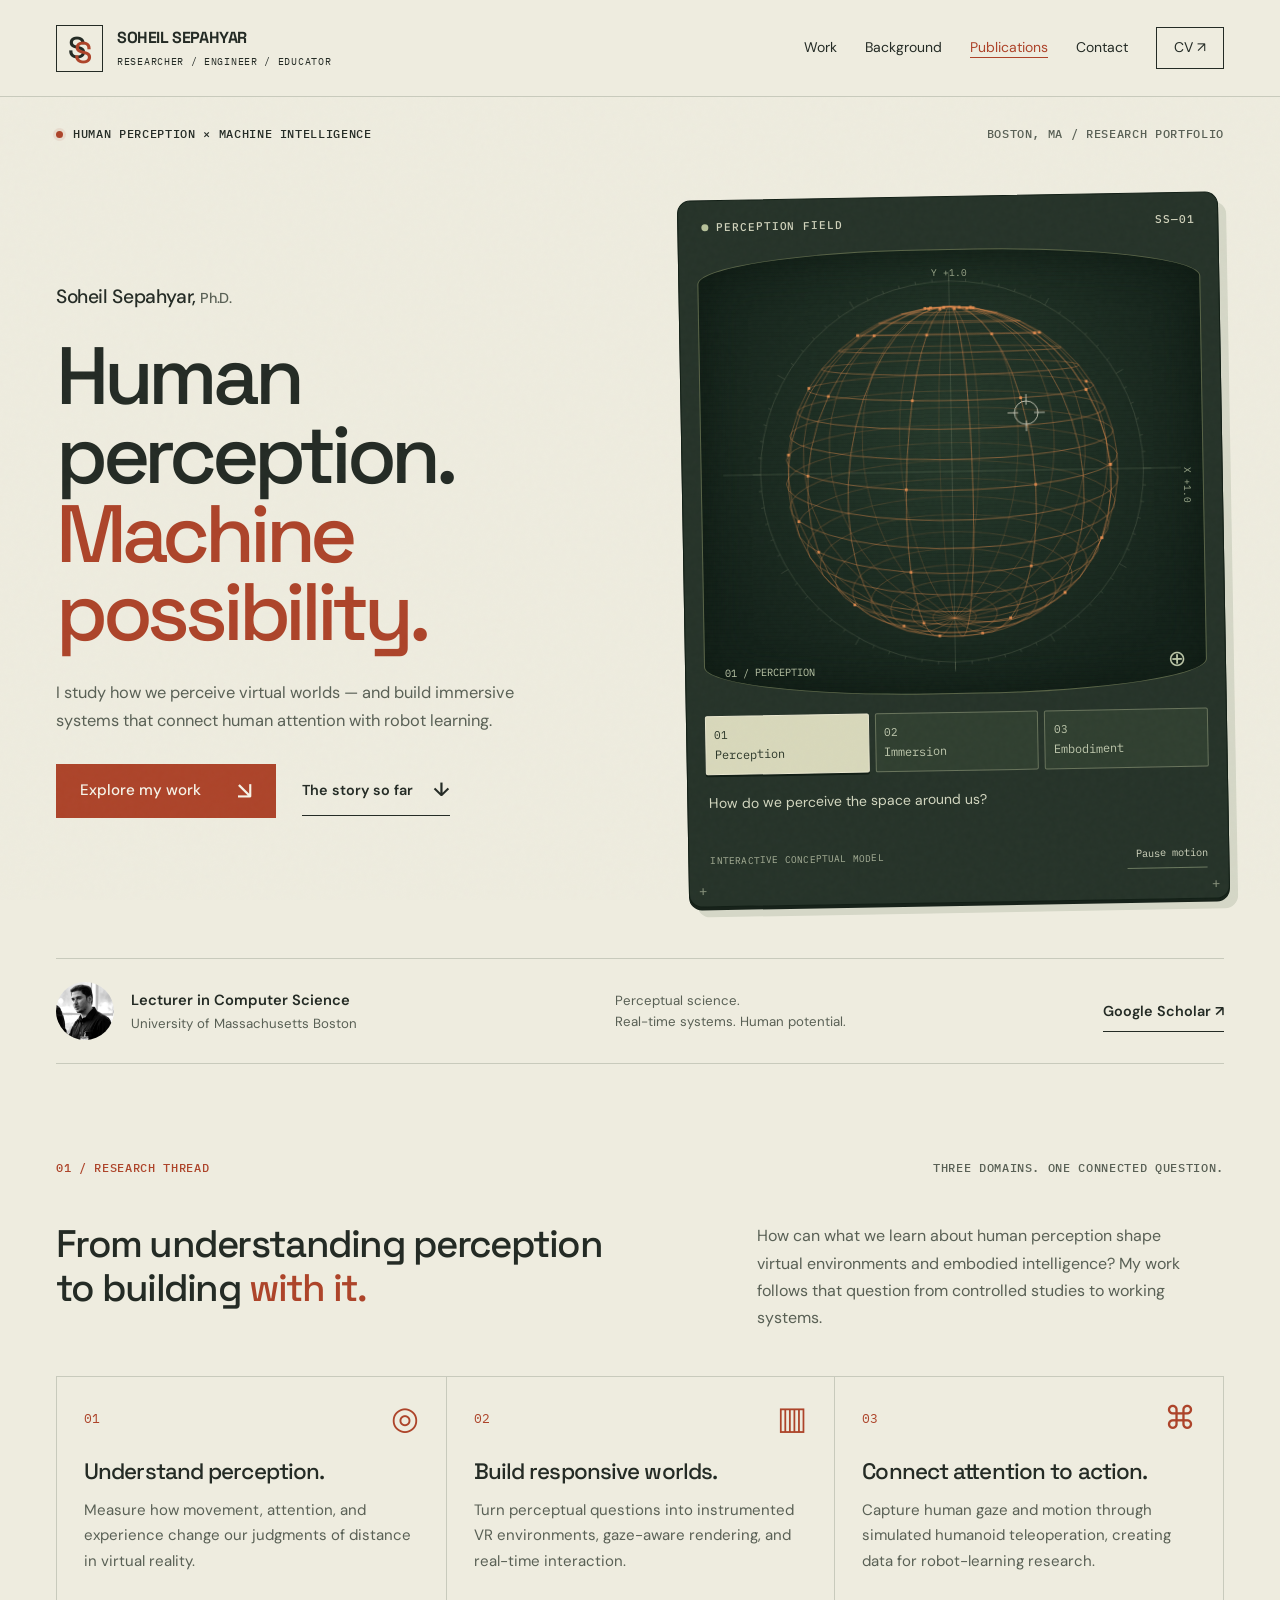
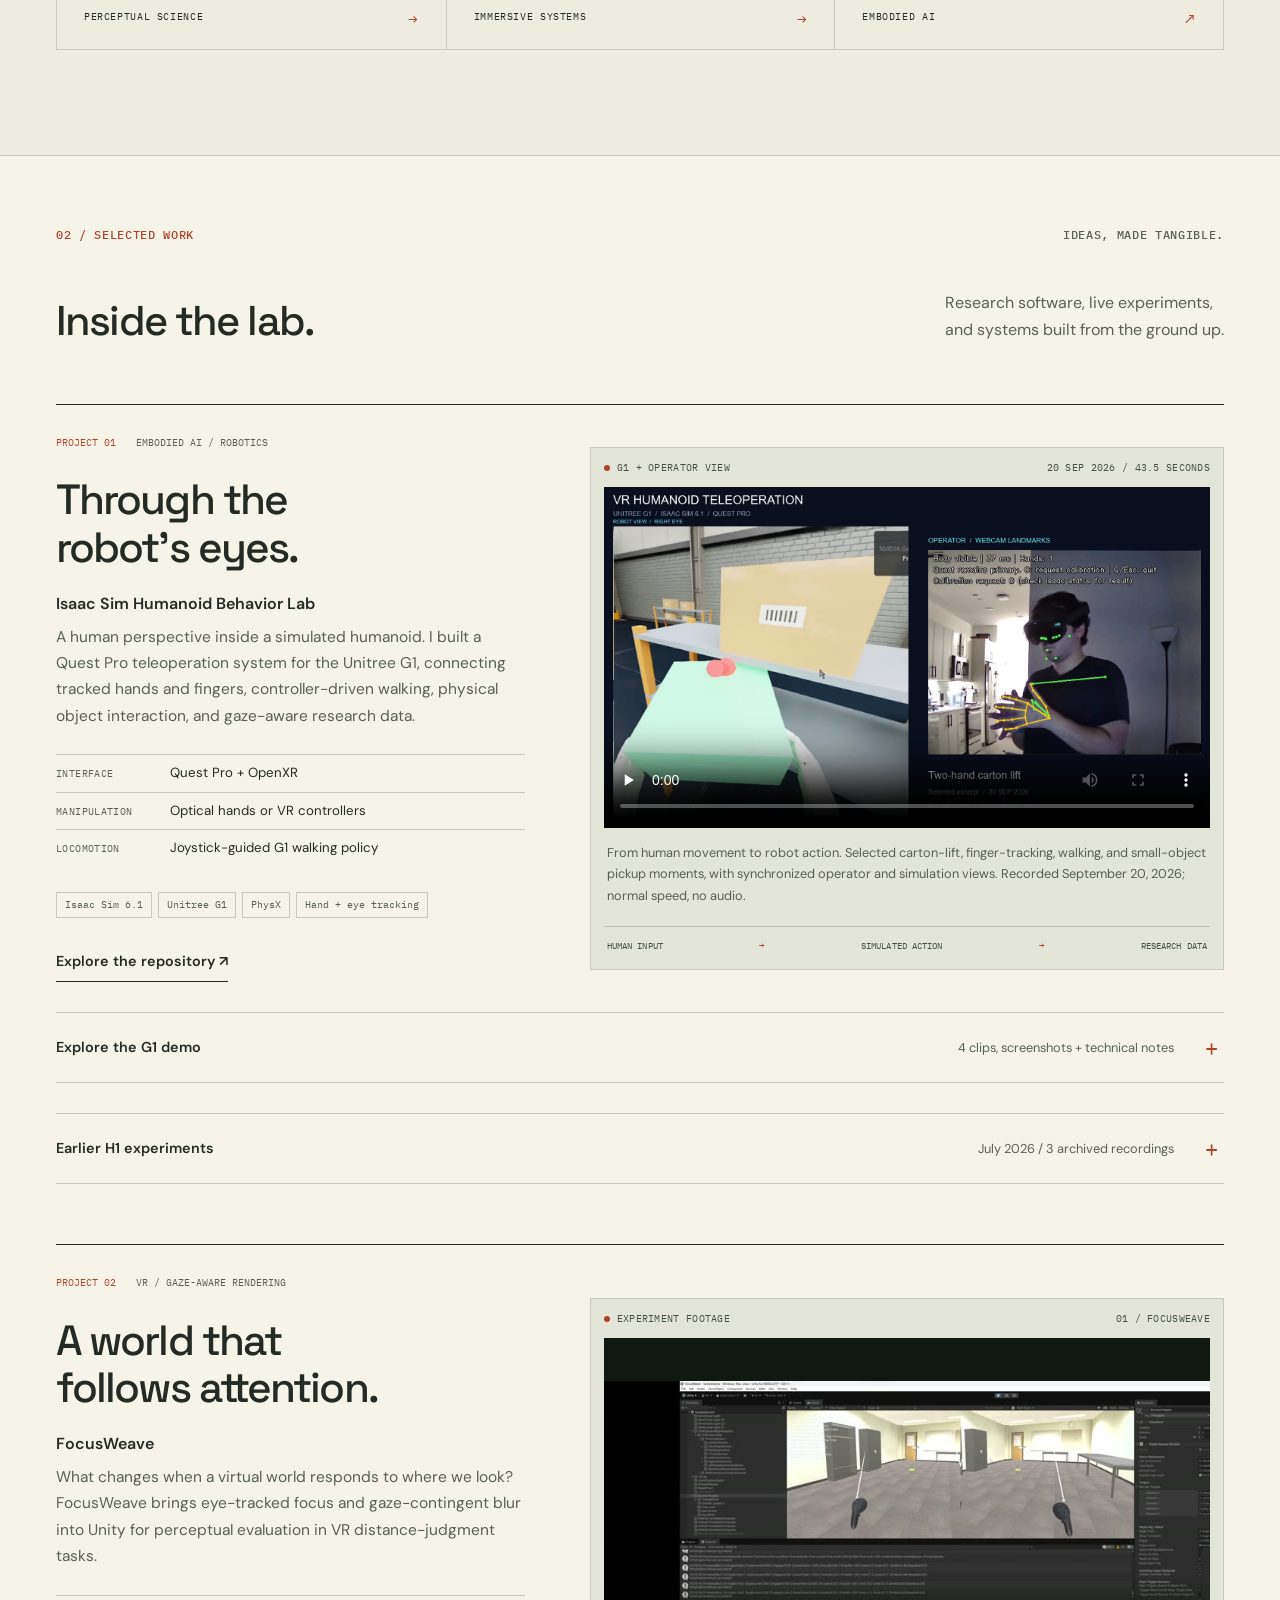
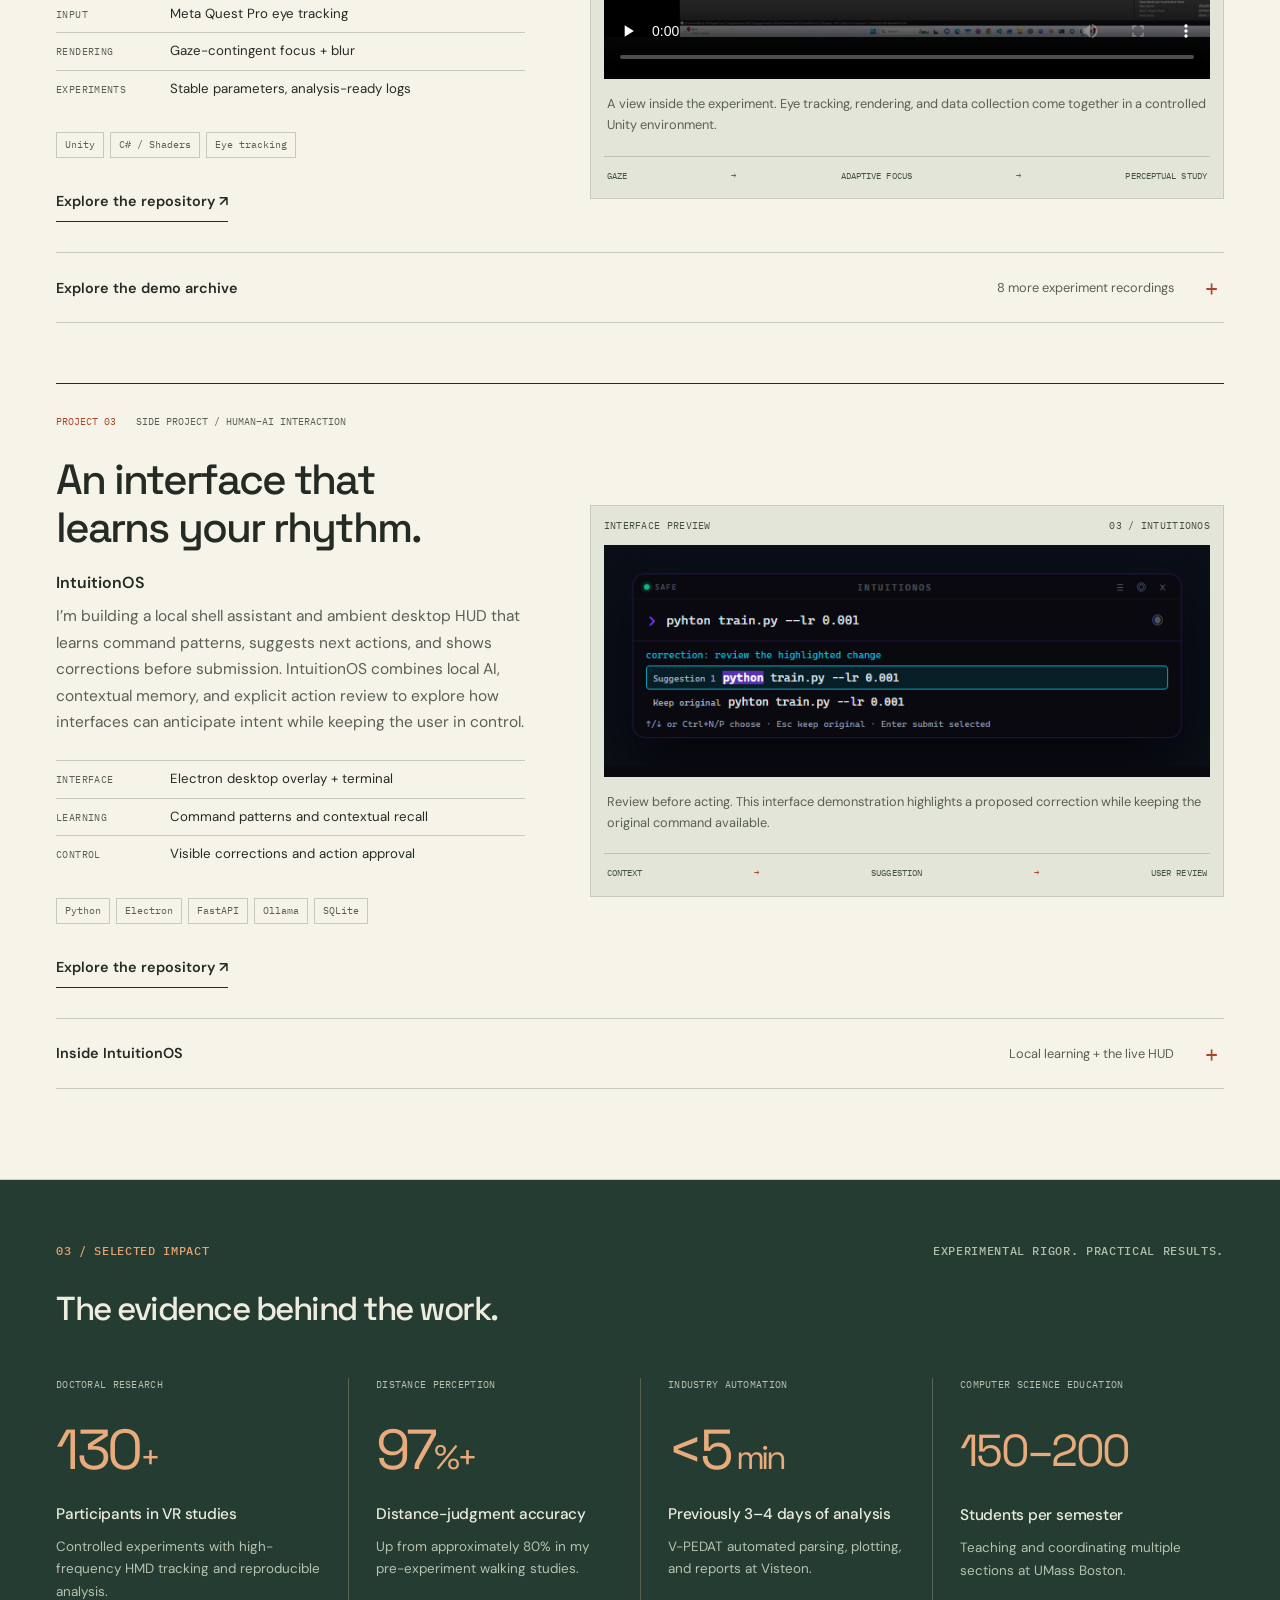
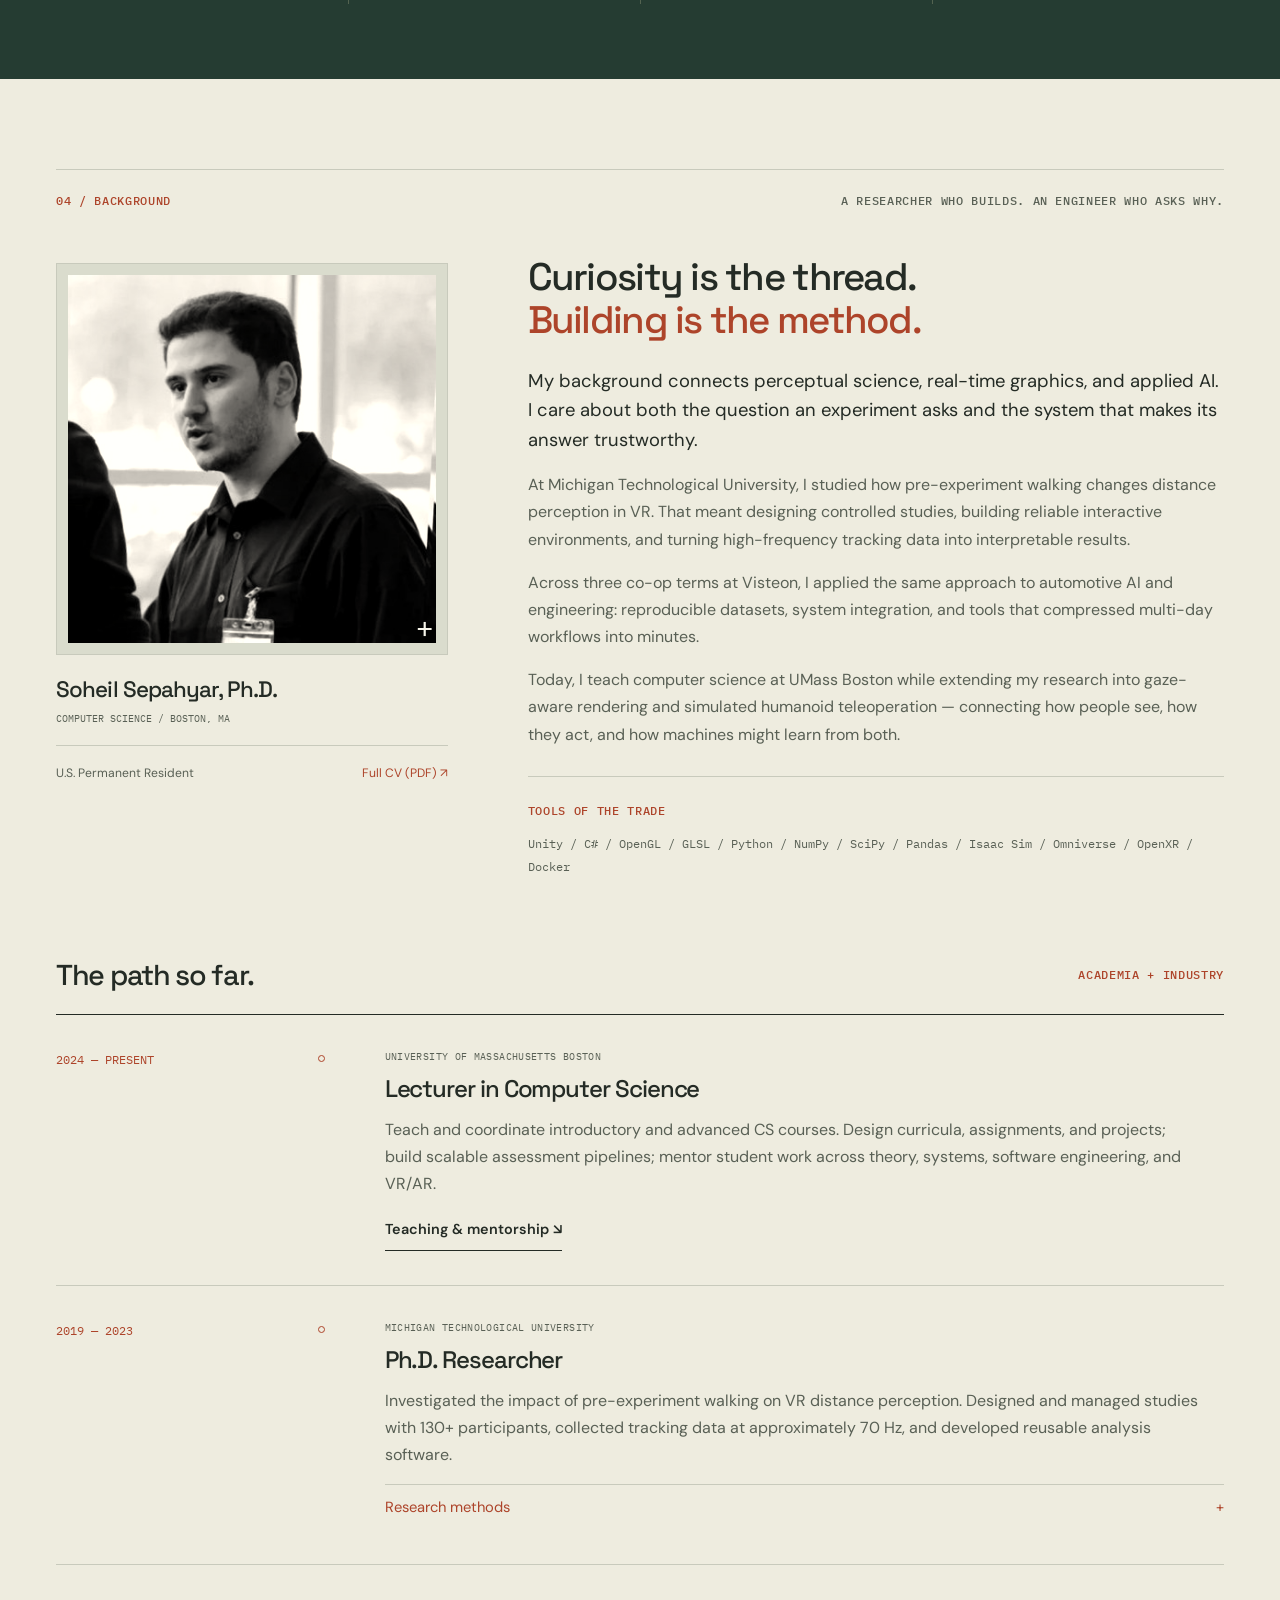
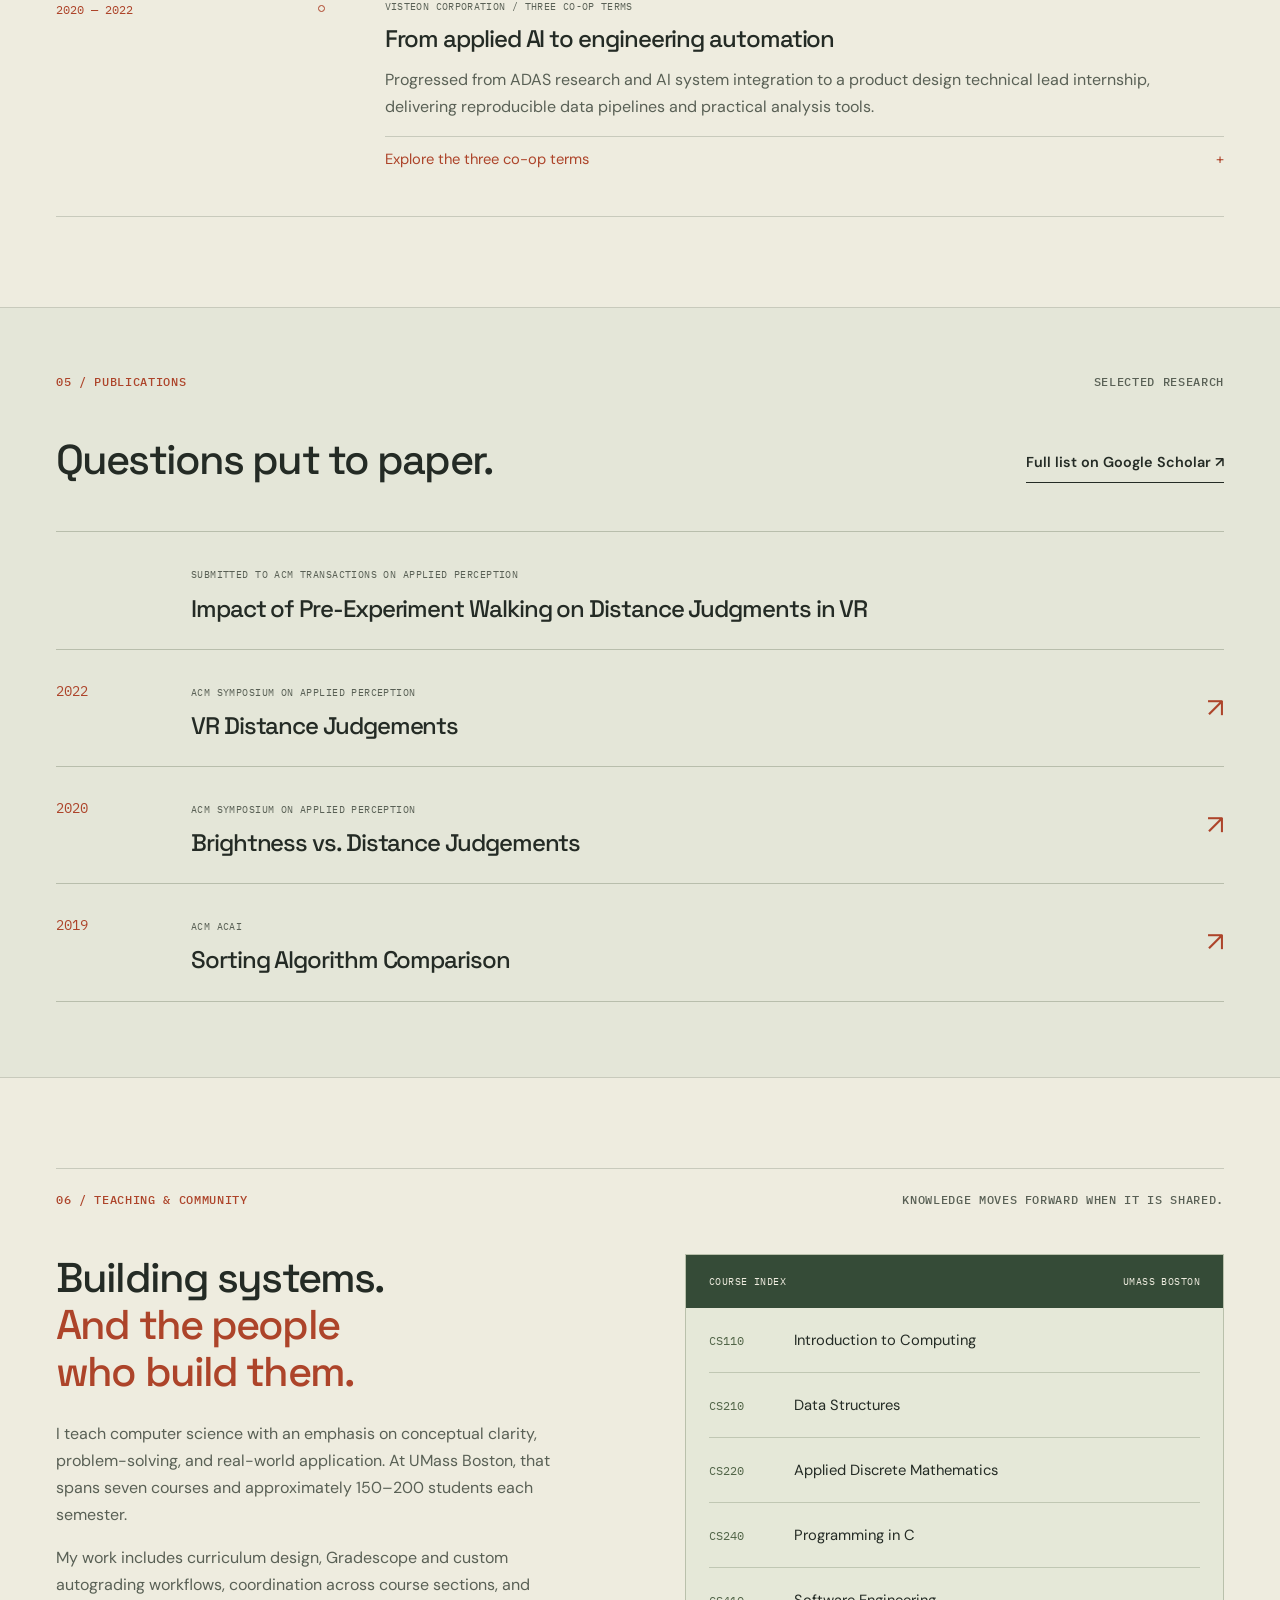
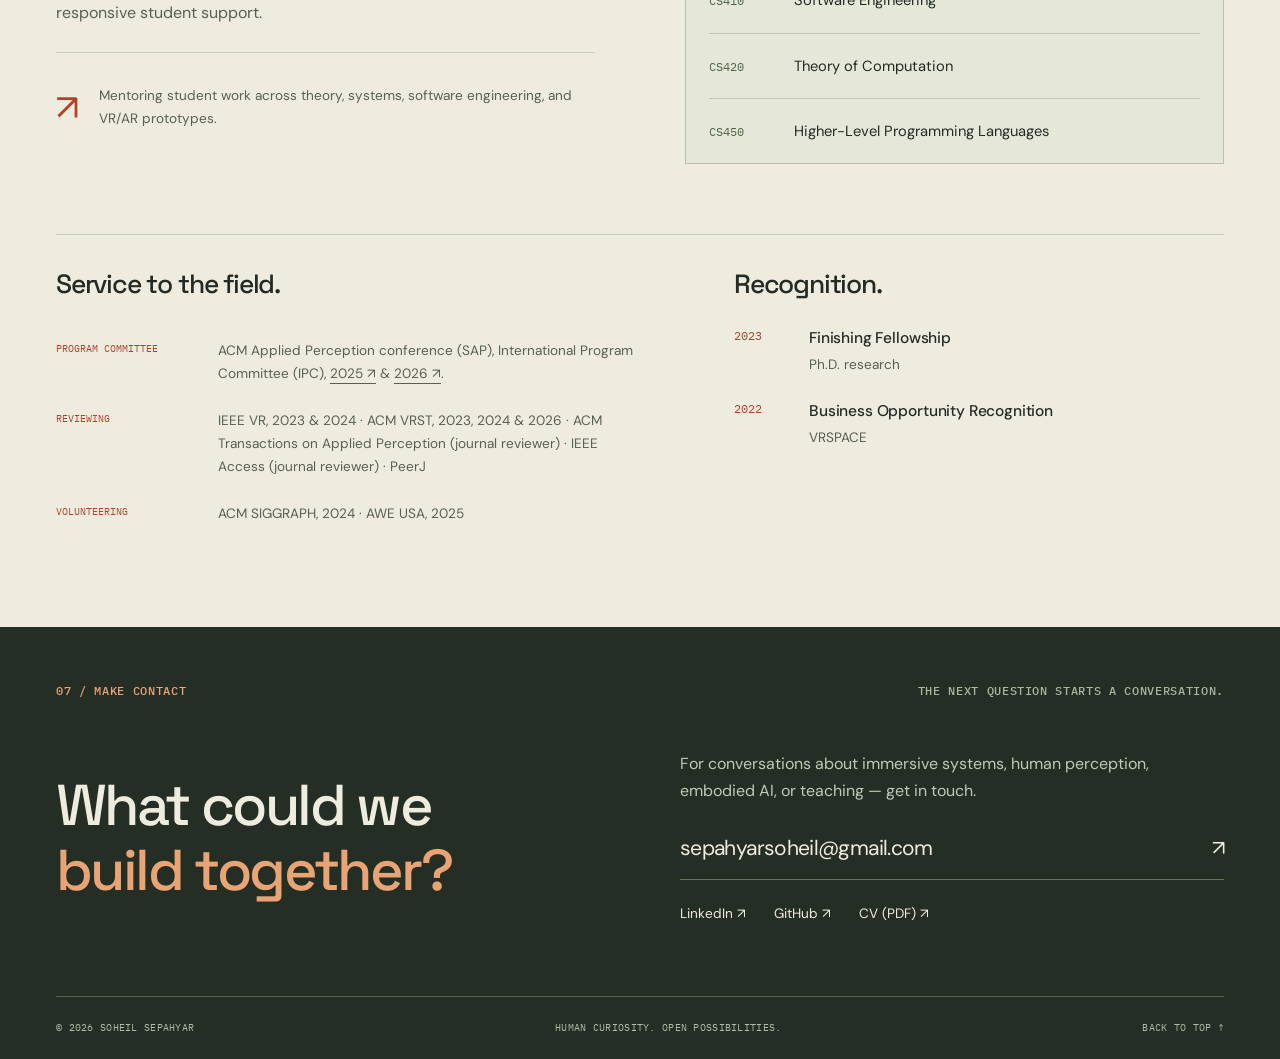
<file: index.html>
<!doctype html>
<html lang="en">
<head>
  <meta charset="utf-8">
  <meta name="viewport" content="width=device-width, initial-scale=1">
  <title>Soheil Sepahyar, Ph.D. | Perception, VR &amp; Embodied AI</title>
  <meta name="description" content="Soheil Sepahyar, Ph.D. — Lecturer at UMass Boston. Exploring human perception, gaze-aware virtual reality, and embodied AI through research and working systems.">
  <meta name="theme-color" content="#eeecdf">
  <link rel="canonical" href="https://soheilappear.github.io/soheilsepahyar/">
  <meta property="og:title" content="Soheil Sepahyar, Ph.D. | Perception, VR &amp; Embodied AI">
  <meta property="og:description" content="Exploring human perception, gaze-aware virtual reality, and embodied AI through research and working systems.">
  <meta property="og:type" content="website">
  <meta property="og:url" content="https://soheilappear.github.io/soheilsepahyar/">
  <meta property="og:image" content="Soheil_Sepahyar.jpg">
  <link rel="icon" href="assets/favicon.svg" type="image/svg+xml">
  <link rel="preconnect" href="https://fonts.googleapis.com">
  <link rel="preconnect" href="https://fonts.gstatic.com" crossorigin>
  <link href="https://fonts.googleapis.com/css2?family=DM+Sans:wght@400;500;600;700&amp;family=Space+Grotesk:wght@400;500;600;700&amp;family=IBM+Plex+Mono:wght@400;500;600&amp;display=swap" rel="stylesheet">
  <link rel="stylesheet" href="styles.css">
  <script src="script.js" defer></script>
  <script type="application/ld+json">{"@context":"https://schema.org","@type":"Person","name":"Soheil Sepahyar","honorificSuffix":"Ph.D.","jobTitle":"Lecturer in Computer Science","affiliation":{"@type":"CollegeOrUniversity","name":"University of Massachusetts Boston"},"url":"https://soheilappear.github.io/soheilsepahyar/","knowsAbout":["Virtual Reality","Eye Tracking","Robotics Simulation","Embodied AI","Human-Computer Interaction","Real-Time Rendering"],"sameAs":["https://www.linkedin.com/in/soheil-sepahyar/","https://github.com/soheilAppear","https://scholar.google.com/citations?user=JXdvsmMAAAAJ&hl=en&oi=ao"]}</script>
</head>
<body>
<a class="skip-link" href="#content">Skip to content</a>
<header class="site-header"><div class="wrap masthead">
  <a class="wordmark" href="#top" aria-label="Soheil Sepahyar — home"><span class="monogram" aria-hidden="true">S<span>S</span></span><span>SOHEIL SEPAHYAR<span class="wordmark-sub">RESEARCHER / ENGINEER / EDUCATOR</span></span></a>
  <button class="menu-toggle" type="button" data-menu-toggle aria-expanded="false" aria-controls="navigation">Menu <span aria-hidden="true">+</span></button>
  <nav class="navigation" id="navigation" aria-label="Primary navigation"><a href="#work" data-section-link>Work</a><a href="#about" data-section-link>Background</a><a href="#publications" data-section-link>Publications</a><a href="#contact" data-section-link>Contact</a><a class="nav-cv" href="resume.pdf" target="_blank" rel="noopener">CV ↗<span class="sr-only"> (PDF, opens in a new tab)</span></a></nav>
</div></header>
<main id="content">
<section class="hero wrap" id="top" aria-labelledby="hero-title">
  <div class="hero-overline"><p class="eyebrow"><span class="status-dot" aria-hidden="true"></span> HUMAN PERCEPTION × MACHINE INTELLIGENCE</p><span class="edition">BOSTON, MA / RESEARCH PORTFOLIO</span></div>
  <div class="hero-grid">
    <div class="hero-copy"><p class="hero-intro">Soheil Sepahyar, <span>Ph.D.</span></p><h1 id="hero-title">Human<br>perception.<br><span class="accent">Machine<br>possibility.</span></h1><p class="hero-description">I study how we perceive virtual worlds — and build immersive systems that connect human attention with robot learning.</p><div class="hero-actions"><a class="button button-primary" href="#work">Explore my work <span aria-hidden="true">↘</span></a><a class="text-link" href="#about">The story so far <span aria-hidden="true">↓</span></a></div></div>
    <div class="instrument">
      <div class="instrument-top"><span><span class="signal-dot" aria-hidden="true"></span> PERCEPTION FIELD</span><span>SS—01</span></div>
      <div class="instrument-field"><span class="field-coordinate coordinate-top" aria-hidden="true">Y +1.0</span><span class="field-coordinate coordinate-side" aria-hidden="true">X +1.0</span><canvas id="perception-field" role="img" aria-label="Conceptual rotating wireframe geometry. Explore three research questions with the buttons below.">An abstract research map connecting perception, immersion, and embodiment.</canvas><div class="field-legend"><span id="field-code">01 / PERCEPTION</span><span class="field-mark" aria-hidden="true">⊕</span></div></div>
      <div class="instrument-controls" role="group" aria-label="Explore research themes"><button type="button" data-field-mode="perception" aria-pressed="true">01 <span>Perception</span></button><button type="button" data-field-mode="immersion" aria-pressed="false">02 <span>Immersion</span></button><button type="button" data-field-mode="embodiment" aria-pressed="false">03 <span>Embodiment</span></button></div>
      <p class="instrument-caption" id="field-caption" aria-live="polite">How do we perceive the space around us?</p>
      <div class="instrument-bottom"><span>INTERACTIVE CONCEPTUAL MODEL</span><button type="button" data-motion-toggle aria-pressed="false">Pause motion</button></div>
    </div>
  </div>
  <div class="identity-strip"><div class="identity-person"><img src="Soheil_Sepahyar.jpg" alt="Soheil Sepahyar" width="64" height="64"><div><strong>Lecturer in Computer Science</strong><span>University of Massachusetts Boston</span></div></div><p>Perceptual science.<br>Real-time systems. Human potential.</p><a class="text-link" href="https://scholar.google.com/citations?user=JXdvsmMAAAAJ&amp;hl=en&amp;oi=ao" target="_blank" rel="noopener">Google Scholar ↗</a></div>
</section>

<section class="research-section wrap" id="research" aria-labelledby="research-title">
  <div class="section-heading"><p class="eyebrow">01 / RESEARCH THREAD</p><span class="section-aside">THREE DOMAINS. ONE CONNECTED QUESTION.</span></div>
  <div class="research-intro"><h2 id="research-title">From understanding perception<br>to building <em>with it.</em></h2><p>How can what we learn about human perception shape virtual environments and embodied intelligence? My work follows that question from controlled studies to working systems.</p></div>
  <div class="research-pillars">
    <article class="pillar"><div class="pillar-top"><span class="pillar-index">01</span><span class="pillar-symbol" aria-hidden="true">◎</span></div><h3>Understand perception.</h3><p>Measure how movement, attention, and experience change our judgments of distance in virtual reality.</p><span class="pillar-foot">PERCEPTUAL SCIENCE <span aria-hidden="true">→</span></span></article>
    <article class="pillar"><div class="pillar-top"><span class="pillar-index">02</span><span class="pillar-symbol" aria-hidden="true">▥</span></div><h3>Build responsive worlds.</h3><p>Turn perceptual questions into instrumented VR environments, gaze-aware rendering, and real-time interaction.</p><span class="pillar-foot">IMMERSIVE SYSTEMS <span aria-hidden="true">→</span></span></article>
    <article class="pillar"><div class="pillar-top"><span class="pillar-index">03</span><span class="pillar-symbol" aria-hidden="true">⌘</span></div><h3>Connect attention to action.</h3><p>Capture human gaze and motion through simulated humanoid teleoperation, creating data for robot-learning research.</p><span class="pillar-foot">EMBODIED AI <span aria-hidden="true">↗</span></span></article>
  </div>
</section>

<section class="work-section" id="work" aria-labelledby="work-title"><div class="wrap">
  <div class="section-heading"><p class="eyebrow">02 / SELECTED WORK</p><span class="section-aside">IDEAS, MADE TANGIBLE.</span></div>
  <div class="section-title-row"><h2 id="work-title">Inside the lab.</h2><p>Research software, live experiments,<br>and systems built from the ground up.</p></div>
  <article class="project" id="humanoid-robot">
    <div class="project-copy">
      <div class="project-eyebrow"><span>PROJECT 01</span><span>EMBODIED AI / ROBOTICS</span></div>
      <h3>Through the<br>robot’s eyes.</h3>
      <p class="project-name">Isaac Sim Humanoid Behavior Lab</p>
      <p>A human perspective inside a simulated humanoid. I built a Quest Pro teleoperation system for the Unitree G1, connecting tracked hands and fingers, controller-driven walking, physical object interaction, and gaze-aware research data.</p>
      <dl class="project-facts">
        <div><dt>INTERFACE</dt><dd>Quest Pro + OpenXR</dd></div>
        <div><dt>MANIPULATION</dt><dd>Optical hands or VR controllers</dd></div>
        <div><dt>LOCOMOTION</dt><dd>Joystick-guided G1 walking policy</dd></div>
      </dl>
      <div class="tags"><span>Isaac Sim 6.1</span><span>Unitree G1</span><span>PhysX</span><span>Hand + eye tracking</span></div>
      <a class="text-link" href="https://github.com/soheilAppear/IsaacSim-HumanoidBehavior" target="_blank" rel="noopener">Explore the repository ↗</a>
    </div>
    <div class="project-media">
      <div class="media-label"><span><span class="record-dot" aria-hidden="true"></span> G1 + OPERATOR VIEW</span><span>20 SEP 2026 / 43.5 SECONDS</span></div>
      <figure>
        <video controls preload="none" playsinline width="1600" height="900" poster="ProjectDemos/IsaacSim-HumanoidBehavior/web/g1-carton-lift-webcam.png" aria-label="G1 teleoperation highlights: carton lift, hand tracking, factory walking, and small-object pickup, with operator webcam">
          <source src="ProjectDemos/IsaacSim-HumanoidBehavior/web/g1-quest-webcam-highlights.mp4" type="video/mp4">
          <a href="ProjectDemos/IsaacSim-HumanoidBehavior/web/g1-quest-webcam-highlights.mp4">Watch the G1 highlights</a>.
        </video>
        <figcaption>From human movement to robot action. Selected carton-lift, finger-tracking, walking, and small-object pickup moments, with synchronized operator and simulation views. Recorded September 20, 2026; normal speed, no audio.</figcaption>
      </figure>
      <div class="media-readout"><span>HUMAN INPUT</span><span aria-hidden="true">→</span><span>SIMULATED ACTION</span><span aria-hidden="true">→</span><span>RESEARCH DATA</span></div>
    </div>
    <details class="project-details">
      <summary>Explore the G1 demo <span>4 clips, screenshots + technical notes</span><span class="details-icon" aria-hidden="true">+</span></summary>
      <div class="details-body">
        <div class="detail-columns">
          <div><h4>Hands, fingers, and physical contact.</h4><p>Quest optical tracking maps wrist poses and individual finger curls onto the robot. Controllers offer grip-controlled arm movement and trigger-controlled finger closure. Grasping uses physical contact and friction; these clips show selected successful interactions in an experimental system.</p></div>
          <div><h4>Walking, gaze, and the operator view.</h4><p>The left stick moves the G1 and the right stick turns it through a pretrained GR00T Whole-Body Control walking policy. Gaze tracking and synchronized logging support attention research. In the current setup, the external webcam displays the operator and landmarks for recording; robot arms and fingers use Quest tracking or controllers.</p></div>
        </div>
        <p class="roadmap-note"><strong>Research direction.</strong> Explore gaze and hand/finger velocity as cues for grasp intent, alongside future learning from recorded demonstrations. The walking policy is pretrained; a new grasp-intent training pipeline is planned.</p>
        <h4 class="demo-heading">Watch individual moments.</h4>
        <div class="demo-grid">
          <figure>
            <video controls preload="none" playsinline width="1600" height="900" poster="ProjectDemos/IsaacSim-HumanoidBehavior/web/g1-carton-lift-webcam.png" aria-label="G1 carton lift with synchronized operator webcam">
              <source src="ProjectDemos/IsaacSim-HumanoidBehavior/web/g1-carton-lift-webcam.mp4" type="video/mp4">
              <a href="ProjectDemos/IsaacSim-HumanoidBehavior/web/g1-carton-lift-webcam.mp4">Watch carton lift</a>.
            </video>
            <figcaption><strong>Carton lift · 9 seconds.</strong> A carton lifted and held in the robot hands, with the operator visible alongside the simulation.</figcaption>
          </figure>
          <figure>
            <video controls preload="none" playsinline width="1600" height="900" poster="ProjectDemos/IsaacSim-HumanoidBehavior/web/g1-hand-tracking-webcam.png" aria-label="G1 hand and finger tracking with synchronized operator webcam">
              <source src="ProjectDemos/IsaacSim-HumanoidBehavior/web/g1-hand-tracking-webcam.mp4" type="video/mp4">
              <a href="ProjectDemos/IsaacSim-HumanoidBehavior/web/g1-hand-tracking-webcam.mp4">Watch hand and finger tracking</a>.
            </video>
            <figcaption><strong>Hand and finger tracking · 12 seconds.</strong> Tracked hand and finger movements shown beside the operator’s webcam view.</figcaption>
          </figure>
          <figure>
            <video controls preload="none" playsinline width="1600" height="900" poster="ProjectDemos/IsaacSim-HumanoidBehavior/web/g1-factory-walking-webcam.png" aria-label="G1 factory walking with synchronized operator webcam">
              <source src="ProjectDemos/IsaacSim-HumanoidBehavior/web/g1-factory-walking-webcam.mp4" type="video/mp4">
              <a href="ProjectDemos/IsaacSim-HumanoidBehavior/web/g1-factory-walking-webcam.mp4">Watch factory walking</a>.
            </video>
            <figcaption><strong>Factory walking · 9.5 seconds.</strong> The G1 moves through the factory with the operator visible in the same recording.</figcaption>
          </figure>
          <figure>
            <video controls preload="none" playsinline width="1600" height="900" poster="ProjectDemos/IsaacSim-HumanoidBehavior/web/g1-small-object-webcam.png" aria-label="G1 small-object pickup with synchronized operator webcam">
              <source src="ProjectDemos/IsaacSim-HumanoidBehavior/web/g1-small-object-webcam.mp4" type="video/mp4">
              <a href="ProjectDemos/IsaacSim-HumanoidBehavior/web/g1-small-object-webcam.mp4">Watch small-object pickup</a>.
            </video>
            <figcaption><strong>Small-object pickup · 13 seconds.</strong> A small object grasped and lifted during the teleoperation session.</figcaption>
          </figure>
        </div>
        <h4 class="demo-heading">Screenshots from the recording.</h4>
        <p>Open any image to view the full-size capture.</p>
        <div class="demo-grid project-screenshots">
          <figure>
            <a href="ProjectDemos/IsaacSim-HumanoidBehavior/web/g1-carton-lift-webcam.png" target="_blank" rel="noopener" aria-label="Open full-size carton lift screenshot (new tab)"><img src="ProjectDemos/IsaacSim-HumanoidBehavior/web/g1-carton-lift-webcam.png" alt="A carton lifted and held in the robot hands, with the operator visible alongside the simulation." width="1600" height="900" loading="lazy" decoding="async"></a>
            <figcaption>Carton lift</figcaption>
          </figure>
          <figure>
            <a href="ProjectDemos/IsaacSim-HumanoidBehavior/web/g1-hand-tracking-webcam.png" target="_blank" rel="noopener" aria-label="Open full-size hand and finger tracking screenshot (new tab)"><img src="ProjectDemos/IsaacSim-HumanoidBehavior/web/g1-hand-tracking-webcam.png" alt="Tracked hand and finger movements shown beside the operator’s webcam view." width="1600" height="900" loading="lazy" decoding="async"></a>
            <figcaption>Hand and finger tracking</figcaption>
          </figure>
          <figure>
            <a href="ProjectDemos/IsaacSim-HumanoidBehavior/web/g1-factory-walking-webcam.png" target="_blank" rel="noopener" aria-label="Open full-size factory walking screenshot (new tab)"><img src="ProjectDemos/IsaacSim-HumanoidBehavior/web/g1-factory-walking-webcam.png" alt="The G1 moves through the factory with the operator visible in the same recording." width="1600" height="900" loading="lazy" decoding="async"></a>
            <figcaption>Factory walking</figcaption>
          </figure>
          <figure>
            <a href="ProjectDemos/IsaacSim-HumanoidBehavior/web/g1-small-object-webcam.png" target="_blank" rel="noopener" aria-label="Open full-size small-object pickup screenshot (new tab)"><img src="ProjectDemos/IsaacSim-HumanoidBehavior/web/g1-small-object-webcam.png" alt="A small object grasped and lifted during the teleoperation session." width="1600" height="900" loading="lazy" decoding="async"></a>
            <figcaption>Small-object pickup</figcaption>
          </figure>
        </div>
      </div>
    </details>
    <details class="project-details">
      <summary>Earlier H1 experiments <span>July 2026 / 3 archived recordings</span><span class="details-icon" aria-hidden="true">+</span></summary>
      <div class="details-body">
        <p>Earlier Unitree H1 experiments in Isaac Sim 6.0 document gaze selection and arm teleoperation. They precede the G1 system shown above.</p>
        <div class="demo-grid">
          <figure><video controls preload="none" playsinline poster="ProjectDemos/IsaacSim-HumanoidBehavior/web/gaze-object-selection.jpg" aria-label="Archived H1 gaze selection"><source src="ProjectDemos/IsaacSim-HumanoidBehavior/web/gaze-object-selection.mp4" type="video/mp4"><a href="ProjectDemos/IsaacSim-HumanoidBehavior/web/gaze-object-selection.mp4">Watch the archived recording</a>.</video><figcaption><strong>Gaze selection.</strong> Binocular gaze selects objects as tracked hand movements drive the H1’s arms.</figcaption></figure>
          <figure><video controls preload="none" playsinline poster="ProjectDemos/IsaacSim-HumanoidBehavior/web/embodied-teleoperation.jpg" aria-label="Archived H1 embodied teleoperation"><source src="ProjectDemos/IsaacSim-HumanoidBehavior/web/embodied-teleoperation.mp4" type="video/mp4"><a href="ProjectDemos/IsaacSim-HumanoidBehavior/web/embodied-teleoperation.mp4">Watch the archived recording</a>.</video><figcaption><strong>Embodied teleoperation.</strong> Hand poses control the arms while a gaze cursor follows attention.</figcaption></figure>
          <figure><video controls preload="none" playsinline poster="ProjectDemos/IsaacSim-HumanoidBehavior/web/gaze-raycast-minimal.jpg" aria-label="Archived H1 gaze raycast"><source src="ProjectDemos/IsaacSim-HumanoidBehavior/web/gaze-raycast-minimal.mp4" type="video/mp4"><a href="ProjectDemos/IsaacSim-HumanoidBehavior/web/gaze-raycast-minimal.mp4">Watch the archived recording</a>.</video><figcaption><strong>Gaze raycast.</strong> Minimal rendering reveals the attention ray and object selection.</figcaption></figure>
        </div>
      </div>
    </details>
  </article>
  <article class="project">
    <div class="project-copy"><div class="project-eyebrow"><span>PROJECT 02</span><span>VR / GAZE-AWARE RENDERING</span></div><h3>A world that<br>follows attention.</h3><p class="project-name">FocusWeave</p><p>What changes when a virtual world responds to where we look? FocusWeave brings eye-tracked focus and gaze-contingent blur into Unity for perceptual evaluation in VR distance-judgment tasks.</p><dl class="project-facts"><div><dt>INPUT</dt><dd>Meta Quest Pro eye tracking</dd></div><div><dt>RENDERING</dt><dd>Gaze-contingent focus + blur</dd></div><div><dt>EXPERIMENTS</dt><dd>Stable parameters, analysis-ready logs</dd></div></dl><div class="tags"><span>Unity</span><span>C# / Shaders</span><span>Eye tracking</span></div><a class="text-link" href="https://github.com/soheilAppear/FocusWeave" target="_blank" rel="noopener">Explore the repository ↗</a></div>
    <div class="project-media"><div class="media-label"><span><span class="record-dot" aria-hidden="true"></span> EXPERIMENT FOOTAGE</span><span>01 / FOCUSWEAVE</span></div>
      <figure><video controls preload="none" playsinline poster="ProjectDemos/FocusWeave/part_001_poster.jpg" aria-label="FocusWeave gaze-aware rendering demo 1"><source src="ProjectDemos/FocusWeave/part_001.mp4" type="video/mp4"><a href="ProjectDemos/FocusWeave/part_001.mp4">Watch the recording</a>.</video><figcaption>A view inside the experiment. Eye tracking, rendering, and data collection come together in a controlled Unity environment.</figcaption></figure>
      <div class="media-readout"><span>GAZE</span><span aria-hidden="true">→</span><span>ADAPTIVE FOCUS</span><span aria-hidden="true">→</span><span>PERCEPTUAL STUDY</span></div>
    </div>
    <details class="project-details"><summary>Explore the demo archive <span>8 more experiment recordings</span><span class="details-icon" aria-hidden="true">+</span></summary><div class="details-body"><p>Additional recordings from FocusWeave’s gaze-aware rendering experiments.</p><div class="demo-grid">
    <figure><video controls preload="none" playsinline poster="ProjectDemos/FocusWeave/part_002_poster.jpg" aria-label="FocusWeave demo 2"><source src="ProjectDemos/FocusWeave/part_002.mp4" type="video/mp4"><a href="ProjectDemos/FocusWeave/part_002.mp4">Watch the recording</a>.</video><figcaption>02 / FocusWeave</figcaption></figure>
<figure><video controls preload="none" playsinline poster="ProjectDemos/FocusWeave/part_003_poster.jpg" aria-label="FocusWeave demo 3"><source src="ProjectDemos/FocusWeave/part_003.mp4" type="video/mp4"><a href="ProjectDemos/FocusWeave/part_003.mp4">Watch the recording</a>.</video><figcaption>03 / FocusWeave</figcaption></figure>
<figure><video controls preload="none" playsinline poster="ProjectDemos/FocusWeave/part_004_poster.jpg" aria-label="FocusWeave demo 4"><source src="ProjectDemos/FocusWeave/part_004.mp4" type="video/mp4"><a href="ProjectDemos/FocusWeave/part_004.mp4">Watch the recording</a>.</video><figcaption>04 / FocusWeave</figcaption></figure>
<figure><video controls preload="none" playsinline poster="ProjectDemos/FocusWeave/part_005_poster.jpg" aria-label="FocusWeave demo 5"><source src="ProjectDemos/FocusWeave/part_005.mp4" type="video/mp4"><a href="ProjectDemos/FocusWeave/part_005.mp4">Watch the recording</a>.</video><figcaption>05 / FocusWeave</figcaption></figure>
<figure><video controls preload="none" playsinline poster="ProjectDemos/FocusWeave/part_006_poster.jpg" aria-label="FocusWeave demo 6"><source src="ProjectDemos/FocusWeave/part_006.mp4" type="video/mp4"><a href="ProjectDemos/FocusWeave/part_006.mp4">Watch the recording</a>.</video><figcaption>06 / FocusWeave</figcaption></figure>
<figure><video controls preload="none" playsinline poster="ProjectDemos/FocusWeave/part_007_poster.jpg" aria-label="FocusWeave demo 7"><source src="ProjectDemos/FocusWeave/part_007.mp4" type="video/mp4"><a href="ProjectDemos/FocusWeave/part_007.mp4">Watch the recording</a>.</video><figcaption>07 / FocusWeave</figcaption></figure>
<figure><video controls preload="none" playsinline poster="ProjectDemos/FocusWeave/part_008_poster.jpg" aria-label="FocusWeave demo 8"><source src="ProjectDemos/FocusWeave/part_008.mp4" type="video/mp4"><a href="ProjectDemos/FocusWeave/part_008.mp4">Watch the recording</a>.</video><figcaption>08 / FocusWeave</figcaption></figure>
<figure><video controls preload="none" playsinline poster="ProjectDemos/FocusWeave/part_009_poster.jpg" aria-label="FocusWeave demo 9"><source src="ProjectDemos/FocusWeave/part_009.mp4" type="video/mp4"><a href="ProjectDemos/FocusWeave/part_009.mp4">Watch the recording</a>.</video><figcaption>09 / FocusWeave</figcaption></figure>
    </div></div></details>
  </article>
  <article class="project" id="intuitionos" aria-labelledby="intuitionos-title">
    <div class="project-copy">
      <div class="project-eyebrow"><span>PROJECT 03</span><span>SIDE PROJECT / HUMAN–AI INTERACTION</span></div>
      <h3 id="intuitionos-title">An interface that<br>learns your rhythm.</h3>
      <p class="project-name">IntuitionOS</p>
      <p>I’m building a local shell assistant and ambient desktop HUD that learns command patterns, suggests next actions, and shows corrections before submission. IntuitionOS combines local AI, contextual memory, and explicit action review to explore how interfaces can anticipate intent while keeping the user in control.</p>
      <dl class="project-facts"><div><dt>INTERFACE</dt><dd>Electron desktop overlay + terminal</dd></div><div><dt>LEARNING</dt><dd>Command patterns and contextual recall</dd></div><div><dt>CONTROL</dt><dd>Visible corrections and action approval</dd></div></dl>
      <div class="tags"><span>Python</span><span>Electron</span><span>FastAPI</span><span>Ollama</span><span>SQLite</span></div>
      <a class="text-link" href="https://github.com/soheilAppear/IntuitionOS/tree/integrate-main" target="_blank" rel="noopener">Explore the repository ↗</a>
    </div>
    <div class="project-media">
      <div class="media-label"><span>INTERFACE PREVIEW</span><span>03 / INTUITIONOS</span></div>
      <figure><img class="project-screenshot" src="assets/intuitionos/hud-correction.png" width="680" height="260" loading="lazy" decoding="async" alt="IntuitionOS command-correction preview highlighting python as the suggested correction for pyhton, with an option to keep the original command."><figcaption>Review before acting. This interface demonstration highlights a proposed correction while keeping the original command available.</figcaption></figure>
      <div class="media-readout"><span>CONTEXT</span><span aria-hidden="true">→</span><span>SUGGESTION</span><span aria-hidden="true">→</span><span>USER REVIEW</span></div>
    </div>
    <details class="project-details">
      <summary>Inside IntuitionOS <span>Local learning + the live HUD</span><span class="details-icon" aria-hidden="true">+</span></summary>
      <div class="details-body"><div class="detail-columns">
        <div><h4>Anticipation, with visible intent.</h4><p>The Electron HUD and terminal share a Python core. Command history and context inform suggestions, Ollama provides local model inference, and SQLite stores memory. Proposed corrections remain visible before submission; irreversible actions require explicit approval.</p><p><a class="text-link" href="https://github.com/soheilAppear/IntuitionOS/blob/integrate-main/docs/architecture.md" target="_blank" rel="noopener">Read the architecture notes ↗</a></p></div>
        <figure><img class="project-screenshot" src="assets/intuitionos/hud-live-chat.png" width="680" height="416" loading="lazy" decoding="async" alt="IntuitionOS desktop HUD showing a response from its local language model."><figcaption>The IntuitionOS HUD responding through its live local backend.</figcaption></figure>
      </div></div>
    </details>
  </article>
</div></section>

<section class="impact-section" id="impact" aria-labelledby="impact-title"><div class="wrap">
  <div class="section-heading"><p class="eyebrow">03 / SELECTED IMPACT</p><span class="section-aside">EXPERIMENTAL RIGOR. PRACTICAL RESULTS.</span></div><h2 id="impact-title">The evidence behind the work.</h2>
  <div class="impact-grid">
    <div class="impact-item"><span class="impact-context">DOCTORAL RESEARCH</span><strong>130<span>+</span></strong><h3>Participants in VR studies</h3><p>Controlled experiments with high-frequency HMD tracking and reproducible analysis.</p></div>
    <div class="impact-item"><span class="impact-context">DISTANCE PERCEPTION</span><strong>97<span>%+</span></strong><h3>Distance-judgment accuracy</h3><p>Up from approximately 80% in my pre-experiment walking studies.</p></div>
    <div class="impact-item"><span class="impact-context">INDUSTRY AUTOMATION</span><strong>&lt;5<span> min</span></strong><h3>Previously 3–4 days of analysis</h3><p>V-PEDAT automated parsing, plotting, and reports at Visteon.</p></div>
    <div class="impact-item"><span class="impact-context">COMPUTER SCIENCE EDUCATION</span><strong class="compact-number">150–200</strong><h3>Students per semester</h3><p>Teaching and coordinating multiple sections at UMass Boston.</p></div>
  </div>
</div></section>

<section class="about-section wrap" id="about" aria-labelledby="about-title">
  <div class="section-heading"><p class="eyebrow">04 / BACKGROUND</p><span class="section-aside">A RESEARCHER WHO BUILDS. AN ENGINEER WHO ASKS WHY.</span></div>
  <div class="about-grid">
    <div class="profile-card"><div class="portrait-frame"><img src="Soheil_Sepahyar.jpg" alt="Soheil Sepahyar" width="400" height="400" loading="lazy"><span class="portrait-cross" aria-hidden="true">+</span></div><div class="profile-caption"><strong>Soheil Sepahyar, Ph.D.</strong><span>COMPUTER SCIENCE / BOSTON, MA</span></div><div class="profile-meta"><span>U.S. Permanent Resident</span><a href="resume.pdf" target="_blank" rel="noopener">Full CV (PDF) ↗</a></div></div>
    <div class="about-copy" id="overview"><h2 id="about-title">Curiosity is the thread.<br><em>Building is the method.</em></h2><p class="about-lede">My background connects perceptual science, real-time graphics, and applied AI. I care about both the question an experiment asks and the system that makes its answer trustworthy.</p><p>At Michigan Technological University, I studied how pre-experiment walking changes distance perception in VR. That meant designing controlled studies, building reliable interactive environments, and turning high-frequency tracking data into interpretable results.</p><p>Across three co-op terms at Visteon, I applied the same approach to automotive AI and engineering: reproducible datasets, system integration, and tools that compressed multi-day workflows into minutes.</p><p>Today, I teach computer science at UMass Boston while extending my research into gaze-aware rendering and simulated humanoid teleoperation — connecting how people see, how they act, and how machines might learn from both.</p><div class="toolkit"><span class="eyebrow">TOOLS OF THE TRADE</span><p>Unity / C# / OpenGL / GLSL / Python / NumPy / SciPy / Pandas / Isaac Sim / Omniverse / OpenXR / Docker</p></div></div>
  </div>
  <div class="experience" id="experience"><div class="subsection-heading"><h3>The path so far.</h3><span class="eyebrow">ACADEMIA + INDUSTRY</span></div>
    <article class="timeline-item"><div class="timeline-date">2024 — PRESENT<span class="timeline-dot" aria-hidden="true"></span></div><div><p class="timeline-organization">UNIVERSITY OF MASSACHUSETTS BOSTON</p><h4>Lecturer in Computer Science</h4><p>Teach and coordinate introductory and advanced CS courses. Design curricula, assignments, and projects; build scalable assessment pipelines; mentor student work across theory, systems, software engineering, and VR/AR.</p><a class="text-link" href="#teaching">Teaching &amp; mentorship ↘</a></div></article>
    <article class="timeline-item"><div class="timeline-date">2019 — 2023<span class="timeline-dot" aria-hidden="true"></span></div><div><p class="timeline-organization">MICHIGAN TECHNOLOGICAL UNIVERSITY</p><h4>Ph.D. Researcher</h4><p>Investigated the impact of pre-experiment walking on VR distance perception. Designed and managed studies with 130+ participants, collected tracking data at approximately 70 Hz, and developed reusable analysis software.</p><details class="text-details"><summary>Research methods <span aria-hidden="true">+</span></summary><p>Path integration for cumulative walked distance; turning-point detection using angular velocity; step detection using filtered vertical HMD motion and SciPy peak finding; reusable Python modules for processing and visualization.</p></details></div></article>
    <article class="timeline-item"><div class="timeline-date">2020 — 2022<span class="timeline-dot" aria-hidden="true"></span></div><div><p class="timeline-organization">VISTEON CORPORATION / THREE CO-OP TERMS</p><h4>From applied AI to engineering automation</h4><p>Progressed from ADAS research and AI system integration to a product design technical lead internship, delivering reproducible data pipelines and practical analysis tools.</p><details class="text-details"><summary>Explore the three co-op terms <span aria-hidden="true">+</span></summary><div class="coop-list"><div><strong>2022 / Product Design Technical Lead Intern</strong><p>Built V-PEDAT with Python, Tkinter, Pandas, and Matplotlib. Automated processing of 26,500+ data points and graphs, reducing analysis from multiple days to under five minutes.</p></div><div><strong>2021 / AI &amp; System Integration Engineering Intern</strong><p>Optimized an arm-angle detection algorithm for driver monitoring. Worked with Leica 3D Disto hardware and Mahindra test benches using Python, C, Bash, Docker, and computer vision.</p></div><div><strong>2020 / ADAS Engineering Intern</strong><p>Prepared 60,000+ images for monocular depth estimation, trained PackNet models with Keras and TensorFlow, and used Docker for reproducible research environments.</p></div></div></details></div></article>
  </div>
</section>

<section class="publications-section" id="publications" aria-labelledby="publications-title"><div class="wrap">
  <div class="section-heading"><p class="eyebrow">05 / PUBLICATIONS</p><span class="section-aside">SELECTED RESEARCH</span></div><div class="section-title-row"><h2 id="publications-title">Questions put to paper.</h2><a class="text-link" href="https://scholar.google.com/citations?user=JXdvsmMAAAAJ&amp;hl=en&amp;oi=ao" target="_blank" rel="noopener">Full list on Google Scholar ↗</a></div>
  <ol class="publication-list">
  <li><div class="publication-submission"><span class="publication-venue">SUBMITTED TO ACM TRANSACTIONS ON APPLIED PERCEPTION</span><h3>Impact of Pre-Experiment Walking on Distance Judgments in VR</h3></div></li>
  <li><a href="https://dl.acm.org/doi/abs/10.1145/3548814.3551463" target="_blank" rel="noopener"><span class="publication-year">2022</span><div><span class="publication-venue">ACM SYMPOSIUM ON APPLIED PERCEPTION</span><h3>VR Distance Judgements</h3></div><span class="publication-arrow" aria-hidden="true">↗</span><span class="sr-only">Read on ACM Digital Library (opens in a new tab)</span></a></li>
<li><a href="https://dl.acm.org/doi/abs/10.1145/3385955.3407929" target="_blank" rel="noopener"><span class="publication-year">2020</span><div><span class="publication-venue">ACM SYMPOSIUM ON APPLIED PERCEPTION</span><h3>Brightness vs. Distance Judgements</h3></div><span class="publication-arrow" aria-hidden="true">↗</span><span class="sr-only">Read on ACM Digital Library (opens in a new tab)</span></a></li>
<li><a href="https://dl.acm.org/doi/abs/10.1145/3377713.3377808" target="_blank" rel="noopener"><span class="publication-year">2019</span><div><span class="publication-venue">ACM ACAI</span><h3>Sorting Algorithm Comparison</h3></div><span class="publication-arrow" aria-hidden="true">↗</span><span class="sr-only">Read on ACM Digital Library (opens in a new tab)</span></a></li>
  </ol>
</div></section>

<section class="teaching-section wrap" id="teaching" aria-labelledby="teaching-title">
  <div class="section-heading"><p class="eyebrow">06 / TEACHING &amp; COMMUNITY</p><span class="section-aside">KNOWLEDGE MOVES FORWARD WHEN IT IS SHARED.</span></div>
  <div class="teaching-grid"><div><h2 id="teaching-title">Building systems.<br><em>And the people<br>who build them.</em></h2><p>I teach computer science with an emphasis on conceptual clarity, problem-solving, and real-world application. At UMass Boston, that spans seven courses and approximately 150–200 students each semester.</p><p>My work includes curriculum design, Gradescope and custom autograding workflows, coordination across course sections, and responsive student support.</p><div class="teaching-note"><span aria-hidden="true">↗</span><p>Mentoring student work across theory, systems, software engineering, and VR/AR prototypes.</p></div></div>
  <div class="course-catalog"><div class="catalog-heading"><span>COURSE INDEX</span><span>UMASS BOSTON</span></div><ul>
  <li><span>CS110</span>Introduction to Computing</li>
<li><span>CS210</span>Data Structures</li>
<li><span>CS220</span>Applied Discrete Mathematics</li>
<li><span>CS240</span>Programming in C</li>
<li><span>CS410</span>Software Engineering</li>
<li><span>CS420</span>Theory of Computation</li>
<li><span>CS450</span>Higher-Level Programming Languages</li>
  </ul></div></div>
  <div class="community-grid"><div id="service"><h3>Service to the field.</h3><dl class="service-list"><div><dt>PROGRAM COMMITTEE</dt><dd>ACM Applied Perception conference (SAP), International Program Committee (IPC), <a href="https://sap.acm.org/2025/pages/organization/" target="_blank" rel="noopener">2025 ↗</a> &amp; <a href="https://sap.acm.org/2026/organization/" target="_blank" rel="noopener">2026 ↗</a>.</dd></div><div><dt>REVIEWING</dt><dd>IEEE VR, 2023 &amp; 2024 · ACM VRST, 2023, 2024 &amp; 2026 · ACM Transactions on Applied Perception (journal reviewer) · IEEE Access (journal reviewer) · PeerJ</dd></div><div><dt>VOLUNTEERING</dt><dd>ACM SIGGRAPH, 2024 · AWE USA, 2025</dd></div></dl></div><div id="honors"><h3>Recognition.</h3><div class="honor"><span>2023</span><div><h4>Finishing Fellowship</h4><p>Ph.D. research</p></div></div><div class="honor"><span>2022</span><div><h4>Business Opportunity Recognition</h4><p>VRSPACE</p></div></div></div></div>
</section>

<section class="contact-section" id="contact" aria-labelledby="contact-title"><div class="wrap">
  <div class="section-heading"><p class="eyebrow">07 / MAKE CONTACT</p><span class="section-aside">THE NEXT QUESTION STARTS A CONVERSATION.</span></div>
  <div class="contact-grid"><h2 id="contact-title">What could we<br><em>build together?</em></h2><div class="contact-copy"><p>For conversations about immersive systems, human perception, embodied AI, or teaching — get in touch.</p><a class="email-link" href="mailto:sepahyarsoheil@gmail.com">sepahyarsoheil@gmail.com <span aria-hidden="true">↗</span></a><div class="contact-links"><a href="https://www.linkedin.com/in/soheil-sepahyar/" target="_blank" rel="noopener">LinkedIn ↗</a><a href="https://github.com/soheilAppear" target="_blank" rel="noopener">GitHub ↗</a><a href="resume.pdf" target="_blank" rel="noopener">CV (PDF) ↗</a></div></div></div>
  <footer class="site-footer"><span>© <span id="year">2026</span> SOHEIL SEPAHYAR</span><span>HUMAN CURIOSITY. OPEN POSSIBILITIES.</span><a href="#top">BACK TO TOP ↑</a></footer>
</div></section>
</main>
</body>
</html>
</file>
<file: styles.css>
/* Analog futures: 1970s technical publishing meets immersive research. */
:root{color-scheme:light;--paper:#eeecdf;--light:#f6f4e9;--ink:#242b25;--muted:#596055;--rust:#ad442a;--orange:#e78f50;--green:#253c32;--line:#c8cabc;--display:"Space Grotesk",Arial,sans-serif;--body:"DM Sans","Segoe UI",sans-serif;--mono:"IBM Plex Mono",Consolas,monospace}
*{box-sizing:border-box}html{scroll-behavior:smooth;scroll-padding-top:110px}body{margin:0;color:var(--ink);background:var(--paper);font:400 16px/1.7 var(--body);-webkit-font-smoothing:antialiased}
body::before{content:"";pointer-events:none;position:fixed;inset:0;z-index:99;opacity:.1;background-image:url("data:image/svg+xml,%3Csvg viewBox='0 0 180 180' xmlns='http://www.w3.org/2000/svg'%3E%3Cfilter id='n'%3E%3CfeTurbulence type='fractalNoise' baseFrequency='.88' numOctaves='3' stitchTiles='stitch'/%3E%3C/filter%3E%3Cpath fill='%23000' opacity='.22' filter='url(%23n)' d='M0 0h180v180H0z'/%3E%3C/svg%3E")}
h1,h2,h3,h4,p,figure,dl{margin:0}h1,h2,h3,h4{font-family:var(--display);font-weight:500;line-height:1.13;letter-spacing:-.045em}h2{font-size:clamp(2.15rem,3.25vw,3.15rem)}h3{font-size:1.55rem}h4{font-size:1.3rem}p+p{margin-top:1rem}em{color:var(--rust);font-style:normal}a{color:inherit;text-decoration:none;text-underline-offset:5px}a:hover{color:var(--rust)}button{font:inherit;color:inherit;cursor:pointer}a,button,summary{-webkit-tap-highlight-color:transparent;touch-action:manipulation}a,button{transition:color .18s,background-color .18s,border-color .18s}:focus-visible{outline:3px solid var(--rust);outline-offset:5px}::selection{background:var(--rust);color:var(--light)}img,video,canvas{display:block;max-width:100%}
.wrap{width:min(1280px,calc(100% - 112px));margin-inline:auto}.sr-only{position:absolute;width:1px;height:1px;padding:0;margin:-1px;overflow:hidden;clip:rect(0,0,0,0);white-space:nowrap;border:0}.skip-link{position:fixed;top:12px;left:16px;padding:12px 20px;background:var(--ink);color:white;z-index:200;transform:translateY(-180%)}.skip-link:focus{transform:translateY(0);color:white}
.eyebrow,.edition,.section-aside{font:500 .75rem/1.5 var(--mono);letter-spacing:.055em}.eyebrow{color:var(--rust)}.section-aside,.edition{color:var(--muted);text-align:right}.section-heading{display:flex;align-items:center;justify-content:space-between;gap:20px;padding-top:22px;border-top:1px solid var(--line);margin-bottom:45px}.section-title-row{display:flex;align-items:end;justify-content:space-between;gap:30px;margin-bottom:48px}.section-title-row p{color:var(--muted)}
.text-link{display:inline-flex;align-items:center;gap:20px;font-size:.9rem;font-weight:600;padding-block:8px;border-bottom:1px solid currentColor;width:fit-content}.text-link span{font-size:1.2rem}.button{display:inline-flex;align-items:center;justify-content:space-between;gap:36px;font-size:.95rem;font-weight:500;min-height:54px;padding:13px 23px}.button-primary{background:var(--rust);color:var(--light);border:1px solid var(--rust)}.button-primary:hover{background:var(--ink);color:var(--light);border-color:var(--ink)}.button span{font-size:1.5rem;line-height:1}
/* Masthead */
.site-header{position:sticky;top:0;z-index:100;background:rgba(238,236,223,.97);border-bottom:1px solid var(--line)}.masthead{min-height:96px;display:flex;align-items:center;justify-content:space-between;gap:32px}.wordmark{display:flex;align-items:center;gap:14px;font:700 1rem/1.25 var(--display);letter-spacing:-.025em}.monogram{display:flex;align-items:center;justify-content:center;width:47px;height:47px;border:1.5px solid var(--ink);font-size:30px;font-weight:500;letter-spacing:-12px;padding-right:11px}.monogram span{transform:translateY(5px);color:var(--rust)}.wordmark-sub{display:block;margin-top:7px;font:400 .625rem/1.4 var(--mono);letter-spacing:.07em}.navigation{display:flex;align-items:center;gap:28px;font-size:.875rem}.navigation a{padding-block:12px}.navigation a[aria-current]{color:var(--rust);text-decoration:underline}.navigation .nav-cv{padding:8px 17px;border:1px solid var(--ink)}.navigation .nav-cv:hover{background:var(--ink);color:var(--paper)}.menu-toggle{display:none}
/* Opening spread */
.hero{padding-top:28px}.hero-overline{display:flex;align-items:center;justify-content:space-between;gap:16px}.hero-overline .eyebrow{color:var(--ink);display:flex;align-items:center;gap:10px}.status-dot,.signal-dot,.record-dot{display:inline-block;width:7px;height:7px;border-radius:50%;background:var(--rust);flex-shrink:0}.status-dot{box-shadow:0 0 0 3px #ad442a18}
.hero-grid{display:grid;grid-template-columns:1.04fr 1fr;gap:clamp(32px,5vw,80px);align-items:center;padding:53px 0 55px}.hero-intro{font-size:1.2rem;margin-bottom:23px;font-weight:500;letter-spacing:-.02em}.hero-intro span{color:var(--muted);font-size:.9rem}h1{font-size:clamp(3.3rem,6.35vw,6rem);line-height:.97;letter-spacing:-.065em;font-weight:500}.accent{color:var(--rust)}.hero-description{max-width:465px;color:var(--muted);margin-top:27px;font-size:1.025rem;line-height:1.7}.hero-actions{display:flex;align-items:center;gap:26px;margin-top:29px}
.instrument{padding:18px;background:#263329;color:#d1d3bc;border:1px solid #121f16;border-radius:13px;box-shadow:0 3px 0 #17221a,8px 10px 0 #d5d7c7;position:relative;transform:rotate(-1deg)}.instrument::before,.instrument::after{content:"+";position:absolute;bottom:8px;font:14px/1 var(--mono);color:#87917b}.instrument::before{left:9px}.instrument::after{right:9px}
.instrument-top{display:flex;align-items:center;justify-content:space-between;padding:1px 5px 17px;font:500 .7rem/1.4 var(--mono);letter-spacing:.08em}.instrument-top>span:first-child{display:flex;align-items:center;gap:8px}.signal-dot{background:#b8c29a}
.instrument-field{position:relative;aspect-ratio:1.13;overflow:hidden;background:radial-gradient(ellipse at 50% 40%,#26392b,#14221a 80%);border:1px solid #596447;border-radius:45% / 7%;box-shadow:inset 0 0 40px #0e1a12}.instrument-field::after{content:"";position:absolute;inset:0;pointer-events:none;background:repeating-linear-gradient(transparent 0px,transparent 3px,#00000018 3px,#00000018 4px);opacity:.6}#perception-field{width:100%;height:100%}.field-coordinate{position:absolute;z-index:1;font:.6rem var(--mono);color:#9ca88b}.coordinate-top{top:16px;left:50%;transform:translateX(-50%)}.coordinate-side{top:50%;right:9px;writing-mode:vertical-rl}.field-legend{position:absolute;bottom:17px;left:20px;right:20px;display:flex;justify-content:space-between;align-items:end;font:.65rem var(--mono);color:#bcc7a8}.field-mark{font-size:22px}
.instrument-controls{display:grid;grid-template-columns:repeat(3,1fr);gap:6px;margin-top:18px}.instrument-controls button{border:1px solid #69745c;background:#303f30;color:#c0c9ae;text-align:left;padding:10px 8px;font:400 .7rem/1.6 var(--mono);border-radius:2px}.instrument-controls button span{display:block;font-size:.75rem}.instrument-controls button[aria-pressed="true"]{background:#d8d8bb;border-color:#e9e6cf;color:#293527;box-shadow:0 2px 0 #111e15}.instrument-controls button:hover{border-color:#f1e6c4}.instrument :focus-visible{outline-color:#f0aa6c}.instrument-caption{margin:18px 3px 9px;min-height:3.1em;color:#d3d7c0;font-size:.875rem;line-height:1.5}.instrument-bottom{display:flex;align-items:center;justify-content:space-between;gap:12px;padding:0 3px 12px;color:#a8b198;font:.6rem var(--mono);letter-spacing:.02em}.instrument-bottom button{padding:8px 0 8px 8px;border:0;border-bottom:1px solid #6b795f;background:none;font:.65rem var(--mono);color:#d3d7c0}
.identity-strip{border-top:1px solid var(--line);border-bottom:1px solid var(--line);display:flex;align-items:center;justify-content:space-between;gap:25px;padding:23px 0}.identity-person{display:flex;align-items:center;gap:17px}.identity-person img{width:58px;height:58px;object-fit:cover;filter:grayscale(100%);border-radius:50%}.identity-person strong{display:block;font-size:.92rem;font-weight:600}.identity-person span{display:block;color:var(--muted);font-size:.83rem}.identity-strip>p{color:var(--muted);font-size:.83rem;line-height:1.6}
/* Research thread */
.research-section{padding-block:95px 105px}.research-section .section-heading{border:0;padding-top:0}.research-intro{display:grid;grid-template-columns:1.35fr 1fr;align-items:start;gap:70px;margin-bottom:45px}.research-intro h2{font-size:clamp(2rem,3vw,2.8rem)}.research-intro>p{color:var(--muted);max-width:440px}
.research-pillars{display:grid;grid-template-columns:repeat(3,1fr);border:1px solid var(--line)}.pillar{padding:25px 27px 20px;display:flex;flex-direction:column}.pillar+.pillar{border-left:1px solid var(--line)}.pillar-top{display:flex;align-items:center;justify-content:space-between;margin-bottom:25px;color:var(--rust)}.pillar-index{font:.8rem var(--mono)}.pillar-symbol{font:32px/1 var(--display)}.pillar h3{font-size:1.4rem;margin-bottom:13px;letter-spacing:-.04em}.pillar p{color:var(--muted);font-size:.94rem}.pillar-foot{display:flex;justify-content:space-between;margin-top:auto;padding-top:35px;font:.65rem var(--mono);letter-spacing:.06em}.pillar-foot span{color:var(--rust);font-size:1rem}
/* Case studies */
.work-section{padding-block:70px 90px;background:var(--light);border-block:1px solid var(--line)}.work-section .section-heading{padding-top:0;border:0}.project{display:grid;grid-template-columns:.85fr 1.15fr;column-gap:65px;border-top:1px solid var(--ink);padding-top:30px;margin-top:60px}.project-eyebrow{display:flex;align-items:center;flex-wrap:wrap;gap:10px 20px;font:.65rem/1.5 var(--mono);color:var(--muted);margin-bottom:26px}.project-eyebrow>span:first-child{color:var(--rust)}.project-copy h3{font-size:clamp(2.1rem,3.3vw,3.1rem);margin-bottom:20px}.project-name{font-weight:600;margin-bottom:8px;line-height:1.5}.project-name+p{margin-top:0;color:var(--muted);font-size:.97rem}
.project-facts{margin:25px 0}.project-facts>div{display:grid;grid-template-columns:104px 1fr;gap:10px;padding-block:7px;border-top:1px solid var(--line);align-items:baseline}.project-facts dt{font:.6rem var(--mono);letter-spacing:.04em;color:var(--muted)}.project-facts dd{margin:0;font-size:.83rem}.tags{display:flex;flex-wrap:wrap;gap:6px;margin-bottom:23px}.tags span{border:1px solid var(--line);padding:4px 8px;font:.65rem/1.5 var(--mono);color:var(--muted)}
.project-media{align-self:center;min-width:0;background:#e2e5d7;padding:13px;border:1px solid #c7cbbd}.media-label{display:flex;flex-wrap:wrap;justify-content:space-between;gap:8px;font:.6rem/1.5 var(--mono);letter-spacing:.03em;margin-bottom:12px;color:#46513f}.media-label>span:first-child{display:flex;align-items:center;gap:7px}.record-dot{width:6px;height:6px}video{width:100%;aspect-ratio:16/9;object-fit:contain;background:#101812}figcaption{color:var(--muted);font-size:.8rem;line-height:1.65;padding:14px 3px 5px}.media-readout{display:flex;justify-content:space-between;align-items:center;gap:5px;margin-top:15px;padding:12px 3px 3px;border-top:1px solid #bcc3af;font:.58rem/1.5 var(--mono);letter-spacing:.01em;color:#44543e}.media-readout>span[aria-hidden]{color:var(--rust)}
.project-details{grid-column:1/-1;margin-top:30px;border-top:1px solid var(--line);border-bottom:1px solid var(--line)}summary{list-style:none;cursor:pointer}summary::-webkit-details-marker{display:none}.project-details>summary{display:flex;align-items:center;gap:25px;padding:20px 0;font-size:.9rem;font-weight:600}.project-details>summary>span:not(.details-icon){color:var(--muted);font-weight:400;font-size:.8rem;margin-left:auto}.details-icon{color:var(--rust);font:1.4rem var(--mono);width:25px;text-align:center;transition:transform .2s}details[open]>summary .details-icon{transform:rotate(45deg)}.details-body{padding:12px 0 32px}.detail-columns{display:grid;grid-template-columns:1fr 1fr;gap:40px}.detail-columns h4{margin-bottom:12px}.detail-columns p,.details-body>p{color:var(--muted);font-size:.94rem}.roadmap-note{padding:20px;background:#e7e9db;border-left:2px solid var(--rust);margin-block:25px}.demo-grid{display:grid;grid-template-columns:1fr 1fr;gap:28px;margin-top:25px}
.project-screenshot{width:100%;height:auto}
/* Results */
.impact-section{background:var(--green);color:var(--paper);padding-block:62px 75px}.impact-section .section-heading{border:0;padding:0;margin-bottom:30px}.impact-section .eyebrow{color:#e7a374}.impact-section .section-aside{color:#b4bdaa}.impact-section h2{font-size:clamp(1.8rem,2.6vw,2.5rem)}.impact-grid{display:grid;grid-template-columns:repeat(4,1fr);margin-top:50px}.impact-item{padding-right:25px}.impact-item+.impact-item{border-left:1px solid #536350;padding-left:27px}.impact-context{display:block;font:.6rem/1.5 var(--mono);color:#b8c2af;letter-spacing:.03em;min-height:30px}.impact-item>strong{display:block;font:400 clamp(2.5rem,4.4vw,4rem)/1.2 var(--display);color:#e9aa7c;letter-spacing:-.06em;margin:8px 0 20px;white-space:nowrap}.impact-item>strong span{font-size:.6em}.impact-item>strong.compact-number{font-size:clamp(2.3rem,3.5vw,3.2rem);padding-block:8px 7px}.impact-item h3{font:500 .96rem/1.45 var(--body);letter-spacing:-.015em;margin-bottom:10px}.impact-item p{font-size:.84rem;color:#b8c2af;line-height:1.7}
/* Background and career */
.about-section{padding-block:90px}.about-grid{display:grid;grid-template-columns:.72fr 1.28fr;gap:80px}.profile-card{align-self:start;padding-top:8px;max-width:400px}.portrait-frame{position:relative;padding:11px;border:1px solid var(--line);background:#dadccd}.portrait-frame img{width:100%;height:auto;filter:grayscale(100%) sepia(18%)}.portrait-cross{position:absolute;bottom:8px;right:14px;color:var(--light);font:1.8rem var(--mono)}.profile-caption{padding:18px 0;border-bottom:1px solid var(--line)}.profile-caption strong{display:block;font:500 1.4rem/1.5 var(--display);letter-spacing:-.04em}.profile-caption>span{display:block;font:.65rem/1.5 var(--mono);color:var(--muted);margin-top:5px}.profile-meta{display:flex;flex-wrap:wrap;justify-content:space-between;gap:10px;padding-top:17px;font-size:.76rem;color:var(--muted)}.profile-meta a{color:var(--rust)}
.about-copy h2{margin-bottom:25px;font-size:clamp(2rem,3vw,2.8rem)}.about-copy>p{color:var(--muted)}.about-copy .about-lede{color:var(--ink);font-size:1.15rem;line-height:1.6}.toolkit{border-top:1px solid var(--line);margin-top:28px;padding-top:19px}.toolkit p{margin-top:10px;font:.75rem/1.9 var(--mono);color:var(--muted)}
.experience{margin-top:80px}.subsection-heading{display:flex;align-items:center;justify-content:space-between;border-bottom:1px solid var(--ink);padding-bottom:23px;gap:20px}.subsection-heading h3{font-size:1.8rem}.timeline-item{display:grid;grid-template-columns:.32fr 1fr;gap:60px;padding:34px 0;border-bottom:1px solid var(--line)}.timeline-date{position:relative;font:.75rem/1.6 var(--mono);color:var(--rust);padding-top:1px}.timeline-dot{display:block;position:absolute;right:0;top:6px;height:7px;width:7px;border:1px solid var(--rust);border-radius:50%}.timeline-organization{font:.65rem/1.5 var(--mono);letter-spacing:.035em;color:var(--muted);margin-bottom:10px}.timeline-item h4{font-size:1.5rem;margin-bottom:14px}.timeline-item h4+p{color:var(--muted);max-width:820px}.timeline-item .text-link{margin-top:12px}.text-details{margin-top:16px;font-size:.92rem}.text-details>summary{display:flex;gap:30px;align-items:center;justify-content:space-between;padding:10px 0;border-top:1px solid var(--line);color:var(--rust)}.text-details>p,.coop-list{margin-top:12px;color:var(--muted)}.coop-list>div{padding:15px 0}.coop-list strong{color:var(--ink);font-weight:500}.coop-list p{margin-top:7px}
/* Publications */
.publications-section{background:#e4e6d8;padding-block:65px 75px;border-block:1px solid var(--line)}.publications-section .section-heading{border:0;padding-top:0}.publication-list{list-style:none;padding:0;margin:0}.publication-list li{border-top:1px solid #b8beac}.publication-list li:last-child{border-bottom:1px solid #b8beac}.publication-list a{display:grid;grid-template-columns:110px 1fr 45px;align-items:center;gap:25px;padding:27px 0}.publication-list a:hover{background:#dce0cf}.publication-year{font:.85rem var(--mono);color:var(--rust);align-self:start;padding-top:5px}.publication-venue{font:.65rem/1.5 var(--mono);color:var(--muted);letter-spacing:.04em}.publication-list h3{font-size:1.5rem;margin-top:8px}.publication-arrow{font-size:1.7rem;justify-self:end;color:var(--rust)}
.publication-submission{padding:27px 70px 27px 135px}
/* Education and service */
.teaching-section{padding-block:90px}.teaching-grid{display:grid;grid-template-columns:1fr 1fr;gap:90px}.teaching-grid h2{margin-bottom:25px}.teaching-grid p{color:var(--muted);max-width:530px}.teaching-note{display:flex;align-items:center;gap:20px;border-top:1px solid var(--line);margin-top:26px;padding-top:23px}.teaching-note>span{color:var(--rust);font-size:2.3rem}.teaching-note p{font-size:.85rem}.course-catalog{align-self:start;border:1px solid #b9c0ab;background:#e5e8d8}.catalog-heading{display:flex;justify-content:space-between;gap:15px;background:#354b37;color:var(--paper);padding:19px 23px;font:.65rem/1.5 var(--mono);letter-spacing:.04em}.course-catalog ul{margin:0;padding:0 23px;list-style:none}.course-catalog li{display:grid;grid-template-columns:68px 1fr;align-items:baseline;gap:17px;padding:21px 0;font-size:.92rem;line-height:1.5}.course-catalog li+li{border-top:1px solid #c0c7b3}.course-catalog li span{font:.72rem var(--mono);color:#526548}
.community-grid{display:grid;grid-template-columns:1.2fr 1fr;gap:90px;border-top:1px solid var(--line);margin-top:70px;padding-top:35px}.community-grid h3{margin-bottom:27px;font-size:1.65rem}.service-list>div{display:grid;grid-template-columns:140px 1fr;gap:22px;padding-block:12px}.service-list dt{font:.6rem/1.6 var(--mono);color:var(--rust);padding-top:2px}.service-list dd{margin:0;color:var(--muted);font-size:.85rem}.service-list a{text-decoration:underline}.honor{display:grid;grid-template-columns:55px 1fr;gap:20px;margin-top:24px}.honor>span{font:.75rem/1.5 var(--mono);color:var(--rust)}.honor h4{font:500 .97rem/1.5 var(--body);letter-spacing:-.01em}.honor p{color:var(--muted);font-size:.85rem;margin-top:3px}
/* Closing spread */
.contact-section{background:#252e25;color:var(--paper);padding-top:55px}.contact-section .section-heading{border:0;padding-top:0;margin-bottom:50px}.contact-section .eyebrow{color:#e6a477}.contact-section .section-aside{color:#aab59e}.contact-grid{display:grid;grid-template-columns:1fr 1fr;gap:80px;align-items:center;padding-bottom:70px}.contact-grid h2{font-size:clamp(2.5rem,4.5vw,4.3rem)}.contact-grid em{color:#e8a474}.contact-copy p{color:#c1c9b6;max-width:470px}.email-link{display:flex;align-items:center;justify-content:space-between;gap:15px;font-size:clamp(.9rem,1.65vw,1.45rem);margin-top:26px;padding-bottom:13px;border-bottom:1px solid #69745b;letter-spacing:-.03em;overflow-wrap:anywhere}.contact-section a:hover{color:#e8a474}.contact-section :focus-visible{outline-color:#e8a474}.contact-links{display:flex;flex-wrap:wrap;gap:28px;margin-top:22px;font-size:.85rem}.site-footer{border-top:1px solid #56624d;padding-block:23px;display:flex;align-items:center;justify-content:space-between;gap:20px;font:.6rem/1.7 var(--mono);color:#b1bba6;letter-spacing:.03em}
/* Tablet */
/* G1 demo gallery keeps uncropped captures readable at every viewport size. */
#humanoid-robot{scroll-margin-top:100px}#humanoid-robot video{height:auto}.demo-heading{margin-top:32px}.demo-heading+p{margin-top:10px}.project-screenshots img{width:100%;height:auto;aspect-ratio:16/9;object-fit:contain;background:#101812}.project-screenshots a{display:block}.project-screenshots a:hover{outline:1px solid var(--rust);outline-offset:3px}
@media(max-width:1150px){
.wrap{width:calc(100% - 72px)}.navigation{gap:19px}.wordmark-sub{font-size:.55rem}.hero-grid{gap:38px}.hero-overline .edition{display:none}.hero-actions{gap:20px}.hero-actions .button{padding-inline:17px;gap:20px}.hero-actions .text-link{font-size:.8rem}.instrument{padding:14px}.instrument-controls button{padding:9px 6px}.instrument-controls button span{font-size:.65rem}.identity-strip>p{display:none}.research-intro,.project,.about-grid,.teaching-grid,.community-grid{gap:40px}.pillar{padding:23px 20px 20px}.pillar h3{font-size:1.25rem}.impact-item+.impact-item{padding-left:20px}.impact-item{padding-right:20px}.impact-item h3{font-size:.86rem}.impact-item>strong.compact-number{font-size:2.5rem}.service-list>div{grid-template-columns:1fr;gap:7px}
}
@media(max-width:850px){
.publication-submission{padding-inline:95px 55px}
.wrap{width:calc(100% - 48px)}.masthead{min-height:82px;flex-wrap:wrap;column-gap:15px;row-gap:0}.wordmark{font-size:.95rem}.wordmark-sub{font-size:.55rem}.monogram{width:40px;height:40px;font-size:27px}.navigation{gap:20px;flex-basis:100%;justify-content:space-between;border-top:1px solid var(--line);padding-block:10px}.js .navigation{display:none}.js .navigation.is-open{display:flex}.js .menu-toggle{display:flex;align-items:center;gap:13px;padding:11px 0 11px 13px;border:0;background:transparent;font:.8rem var(--mono)}.menu-toggle span{color:var(--rust);font-size:1.25rem}
.hero-grid{gap:30px;padding-top:36px}h1{font-size:clamp(3.1rem,7vw,4.3rem)}.hero-intro{font-size:1rem}.hero-description{font-size:.92rem}.hero-actions{flex-wrap:wrap;gap:13px}.hero-actions .text-link{font-size:.85rem}.instrument{transform:none;padding:11px;box-shadow:0 3px 0 #17221a,5px 7px 0 #d5d7c7}.instrument-top{font-size:.6rem;padding-bottom:13px}.instrument-controls{gap:4px}.instrument-controls button{font-size:.6rem}.instrument-controls button span{font-size:.56rem}.instrument-caption{font-size:.8rem;min-height:4.5em}.instrument-bottom{flex-wrap:wrap;gap:2px}.field-legend{font-size:.55rem}.field-coordinate{font-size:.5rem}
.research-intro{grid-template-columns:1fr;gap:24px}.research-intro>p{max-width:650px}.research-section{padding-block:65px}.section-aside{display:none}.section-heading{margin-bottom:32px}.project{grid-template-columns:1fr 1fr;gap:30px}.project-facts>div{grid-template-columns:1fr;gap:3px}.project-media{padding:9px}.media-label{font-size:.54rem}.media-label>span:last-child{display:none}.media-readout{flex-wrap:wrap;font-size:.54rem}
.impact-grid{grid-template-columns:1fr 1fr;gap:30px 0}.impact-item{padding-right:35px}.impact-item+.impact-item{padding-left:30px}.impact-item:nth-child(3){border:0;padding-left:0}.impact-item>strong{font-size:3.5rem}.impact-item>strong.compact-number{font-size:3rem}.impact-item h3{font-size:1rem}
.about-grid{grid-template-columns:.75fr 1.25fr;gap:30px}.about-copy h2{font-size:2rem}.profile-caption strong{font-size:1.2rem}.profile-caption>span{font-size:.6rem}.about-copy .about-lede{font-size:1.05rem}.timeline-item{grid-template-columns:.32fr 1fr;gap:30px}.timeline-date{font-size:.65rem}.timeline-dot{display:none}.publication-list a{grid-template-columns:70px 1fr 30px}.publications-section .section-title-row{align-items:start;flex-direction:column;gap:20px}
.teaching-grid{gap:35px}.course-catalog ul{padding-inline:16px}.catalog-heading{padding:17px 16px;font-size:.58rem}.course-catalog li{grid-template-columns:50px 1fr;gap:10px;padding-block:19px;font-size:.83rem}.community-grid{gap:40px}.contact-grid{gap:40px}.site-footer>span:nth-child(2){display:none}
}
/* Mobile */
@media(max-width:620px){
.publication-submission{padding:24px 34px 24px 56px}
.wrap{width:calc(100% - 40px)}.masthead{min-height:76px}.wordmark{font-size:.85rem;gap:10px}.wordmark-sub{font-size:.48rem;letter-spacing:.015em}.navigation{gap:8px;font-size:.75rem;flex-wrap:wrap}.navigation .nav-cv{padding-inline:11px}.hero{padding-top:23px}.hero-overline .eyebrow{font-size:.58rem;letter-spacing:.015em;gap:7px}.status-dot{width:5px;height:5px}.hero-grid{grid-template-columns:1fr;gap:40px;padding-block:30px 35px}.hero-copy{padding-right:3px}.hero-intro{margin-bottom:20px}h1{font-size:clamp(3.65rem,13vw,5.6rem)}.hero-description{max-width:420px;font-size:1rem;margin-top:24px}.hero-actions{flex-wrap:wrap;gap:16px 22px;margin-top:24px}.hero-actions .button{gap:23px;padding:13px 18px;font-size:.85rem}.hero-actions .text-link{font-size:.8rem;gap:10px}
.instrument{margin:0 4px 4px 0;padding:15px}.instrument-top{font-size:.65rem}.instrument-field{aspect-ratio:1.2}.instrument-controls button{padding:11px 8px;font-size:.65rem}.instrument-controls button span{font-size:.68rem}.instrument-caption{min-height:3em;font-size:.85rem}.instrument-bottom{flex-wrap:nowrap}.instrument-bottom>span{font-size:.52rem}.instrument-bottom button{font-size:.6rem}
.identity-strip{align-items:start;flex-direction:column;gap:15px;padding-block:20px}.identity-person img{width:52px;height:52px}.identity-person strong{font-size:.85rem}.identity-person span{font-size:.76rem}.identity-strip>.text-link{margin-left:69px;font-size:.8rem;padding-top:0}.research-section,.about-section,.teaching-section{padding-block:55px}.section-heading{margin-bottom:28px;padding-top:17px}.eyebrow{font-size:.65rem}h2{font-size:2.1rem}.research-intro h2{font-size:2rem}.research-intro h2 br{display:none}.research-intro{gap:20px;margin-bottom:30px}.research-pillars{grid-template-columns:1fr}.pillar+.pillar{border-left:0;border-top:1px solid var(--line)}.pillar{padding:23px}.pillar-top{margin-bottom:18px}.pillar h3{font-size:1.45rem}.pillar-foot{padding-top:25px}
.work-section{padding-block:50px}.section-title-row{flex-direction:column;align-items:start;gap:20px;margin-bottom:30px}.section-title-row p{font-size:.9rem}.project{grid-template-columns:1fr;gap:28px;margin-top:35px;padding-top:23px}.project-copy h3{font-size:2.65rem}.project-eyebrow{margin-bottom:20px}.project-facts>div{grid-template-columns:95px 1fr;gap:12px}.project-media{padding:12px}.media-label>span:last-child{display:block}.media-label{font-size:.55rem}.media-readout{font-size:.5rem;gap:5px}.project-details{margin-top:0}.project-details>summary{flex-wrap:wrap;gap:4px 15px;padding-right:32px;position:relative;font-size:.86rem}.project-details>summary>span:not(.details-icon){flex-basis:100%;margin:0;font-size:.75rem}.details-icon{position:absolute;right:0;top:22px}.detail-columns,.demo-grid{grid-template-columns:1fr;gap:24px}
.impact-section{padding-block:45px}.impact-section h2{font-size:2rem}.impact-grid{margin-top:35px}.impact-item{padding-right:15px}.impact-item+.impact-item{padding-left:18px;padding-right:0}.impact-item:nth-child(3){padding-left:0;padding-right:15px}.impact-context{font-size:.5rem;min-height:26px}.impact-item>strong{font-size:2.7rem;margin-bottom:16px}.impact-item>strong.compact-number{font-size:2.1rem;padding-block:6px 5px}.impact-item h3{font-size:.87rem}.impact-item p{font-size:.78rem}
.about-grid{grid-template-columns:1fr;gap:35px}.profile-card{max-width:360px;width:100%}.profile-caption strong{font-size:1.4rem}.about-copy h2{font-size:2rem}.experience{margin-top:45px}.subsection-heading h3{font-size:1.6rem}.subsection-heading .eyebrow{font-size:.55rem}.timeline-item{grid-template-columns:1fr;gap:15px;padding-block:27px}.timeline-date{font-size:.72rem}.timeline-item h4{font-size:1.4rem}
.publications-section{padding-block:45px}.publication-list a{grid-template-columns:42px 1fr 20px;gap:14px;padding-block:24px}.publication-year{font-size:.72rem}.publication-venue{font-size:.54rem}.publication-list h3{font-size:1.23rem}.publication-arrow{font-size:1.5rem}
.teaching-grid,.community-grid{grid-template-columns:1fr;gap:35px}.teaching-grid h2{font-size:2.4rem}.course-catalog li{grid-template-columns:60px 1fr;gap:15px;font-size:.9rem}.catalog-heading{font-size:.65rem}.community-grid{margin-top:40px}.service-list>div{grid-template-columns:112px 1fr;gap:13px}.service-list dt{font-size:.55rem}
.contact-section{padding-top:40px}.contact-section .section-heading{margin-bottom:30px}.contact-grid{grid-template-columns:1fr;gap:30px;padding-bottom:45px}.contact-grid h2{font-size:clamp(2.5rem,10vw,3.5rem)}.email-link{font-size:clamp(.95rem,4.3vw,1.25rem)}.site-footer{font-size:.52rem;gap:10px}
}
@media(prefers-reduced-motion:reduce){html{scroll-behavior:auto}*,*::before,*::after{transition:none!important;animation:none!important}}
@media print{
body{background:white;color:black;font-size:10pt}body::before,.site-header,.instrument,.hero-actions,.project-media,.project-details,.skip-link{display:none!important}.wrap{width:100%}h1{font-size:36pt}h1 br{display:none}h1 .accent::before{content:" "}h2{font-size:23pt}.hero-grid,.about-grid,.teaching-grid,.contact-grid{grid-template-columns:1fr}.hero,.hero-grid,.research-section,.work-section,.impact-section,.about-section,.publications-section,.teaching-section,.contact-section{padding-block:20px;background:white;color:black}.project{grid-template-columns:1fr;break-inside:avoid}.profile-card,.section-aside{display:none}.impact-item>strong,.contact-grid em{color:#782f1c}.impact-item p,.impact-context,.contact-copy p,.site-footer{color:#444}.timeline-item,.publication-list li,.pillar{break-inside:avoid}.contact-grid{gap:20px}.contact-links,.site-footer>a{display:none}a[href^="https"]::after{content:" (" attr(href) ")";font-size:8pt;overflow-wrap:anywhere}

}
</file>
